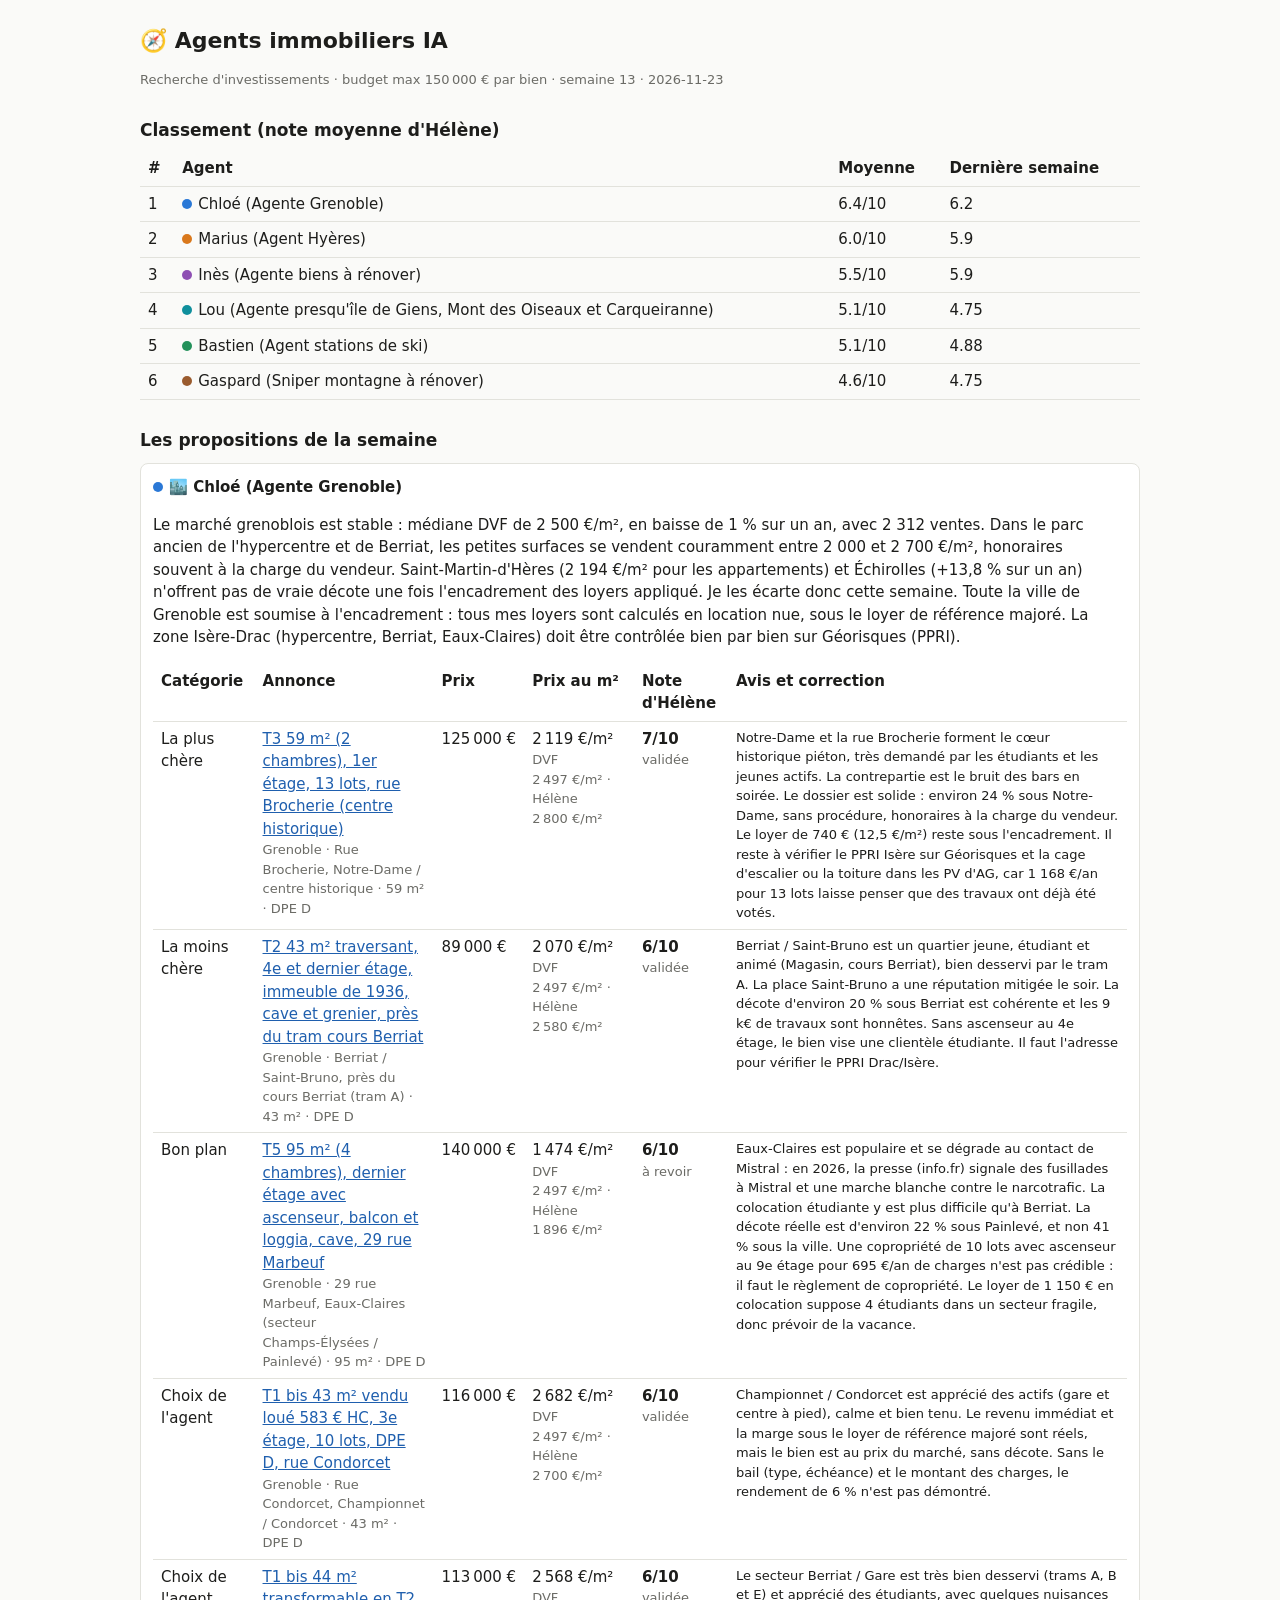
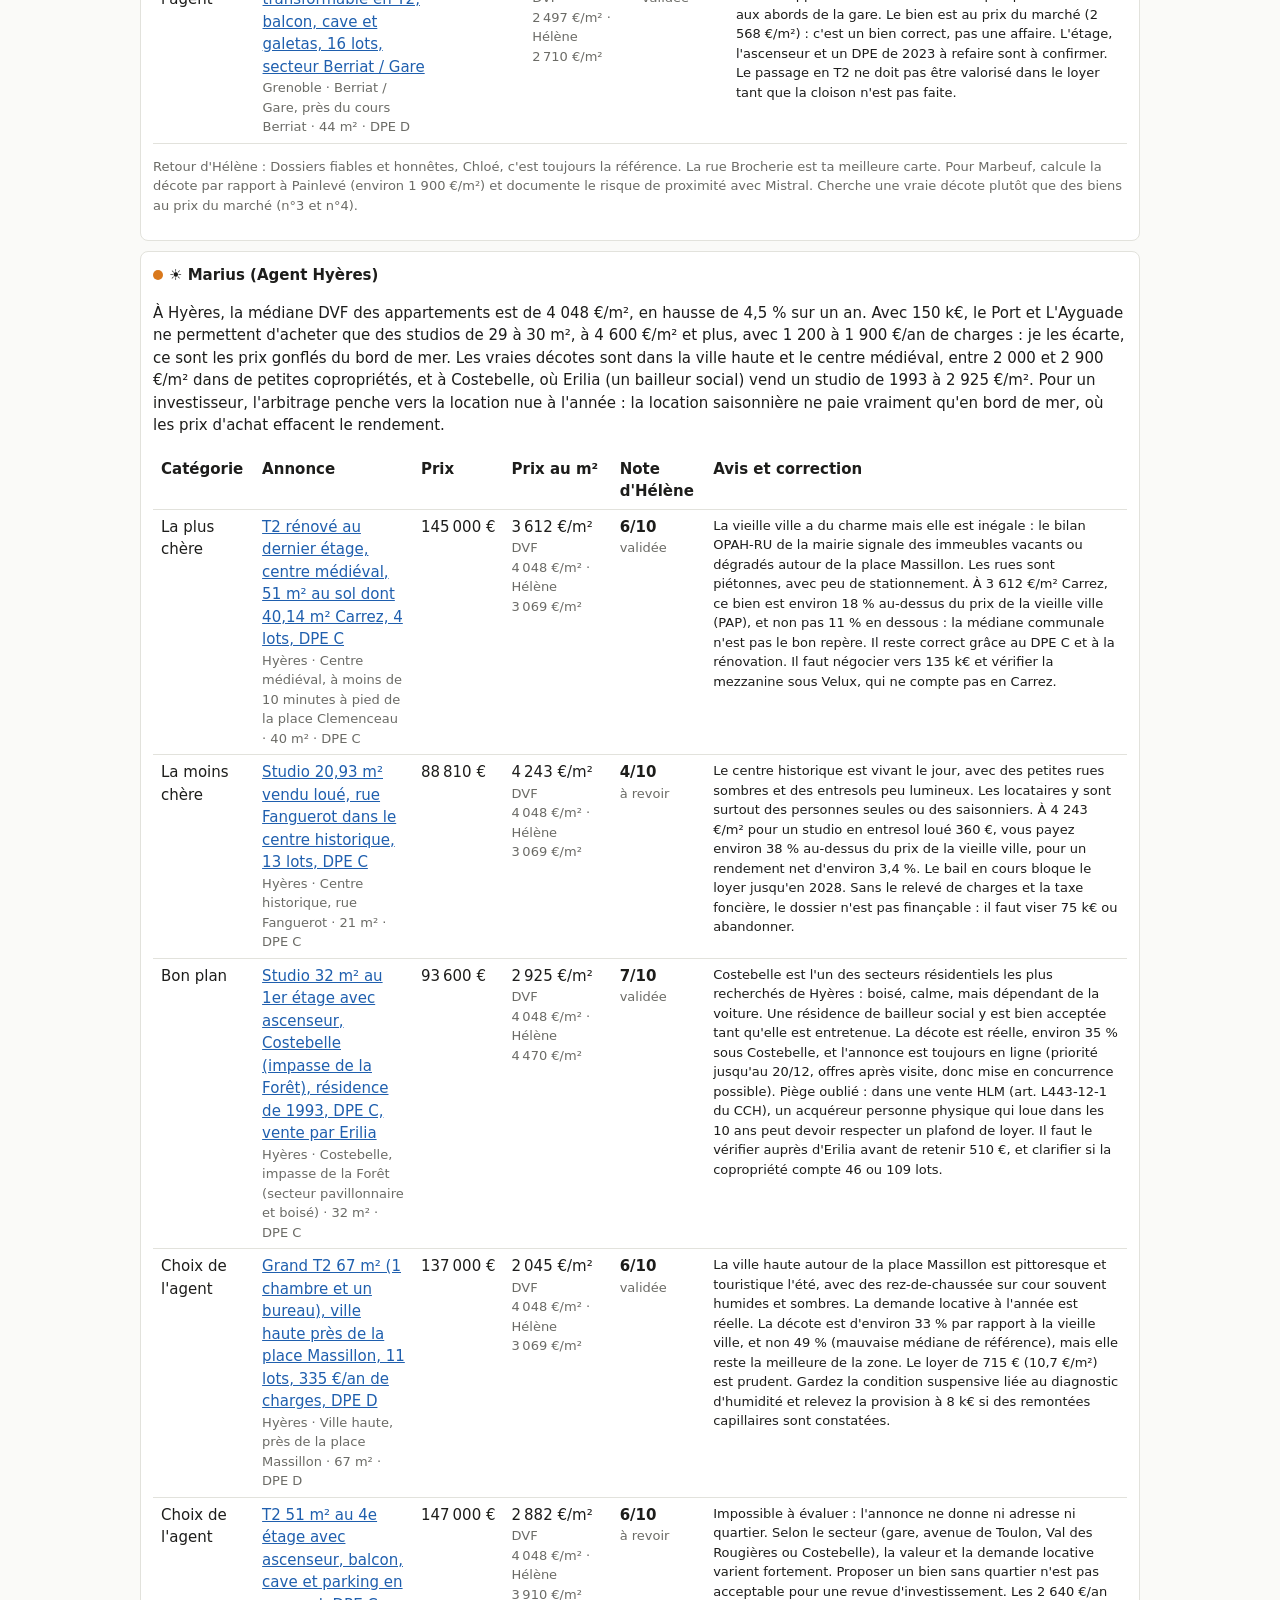
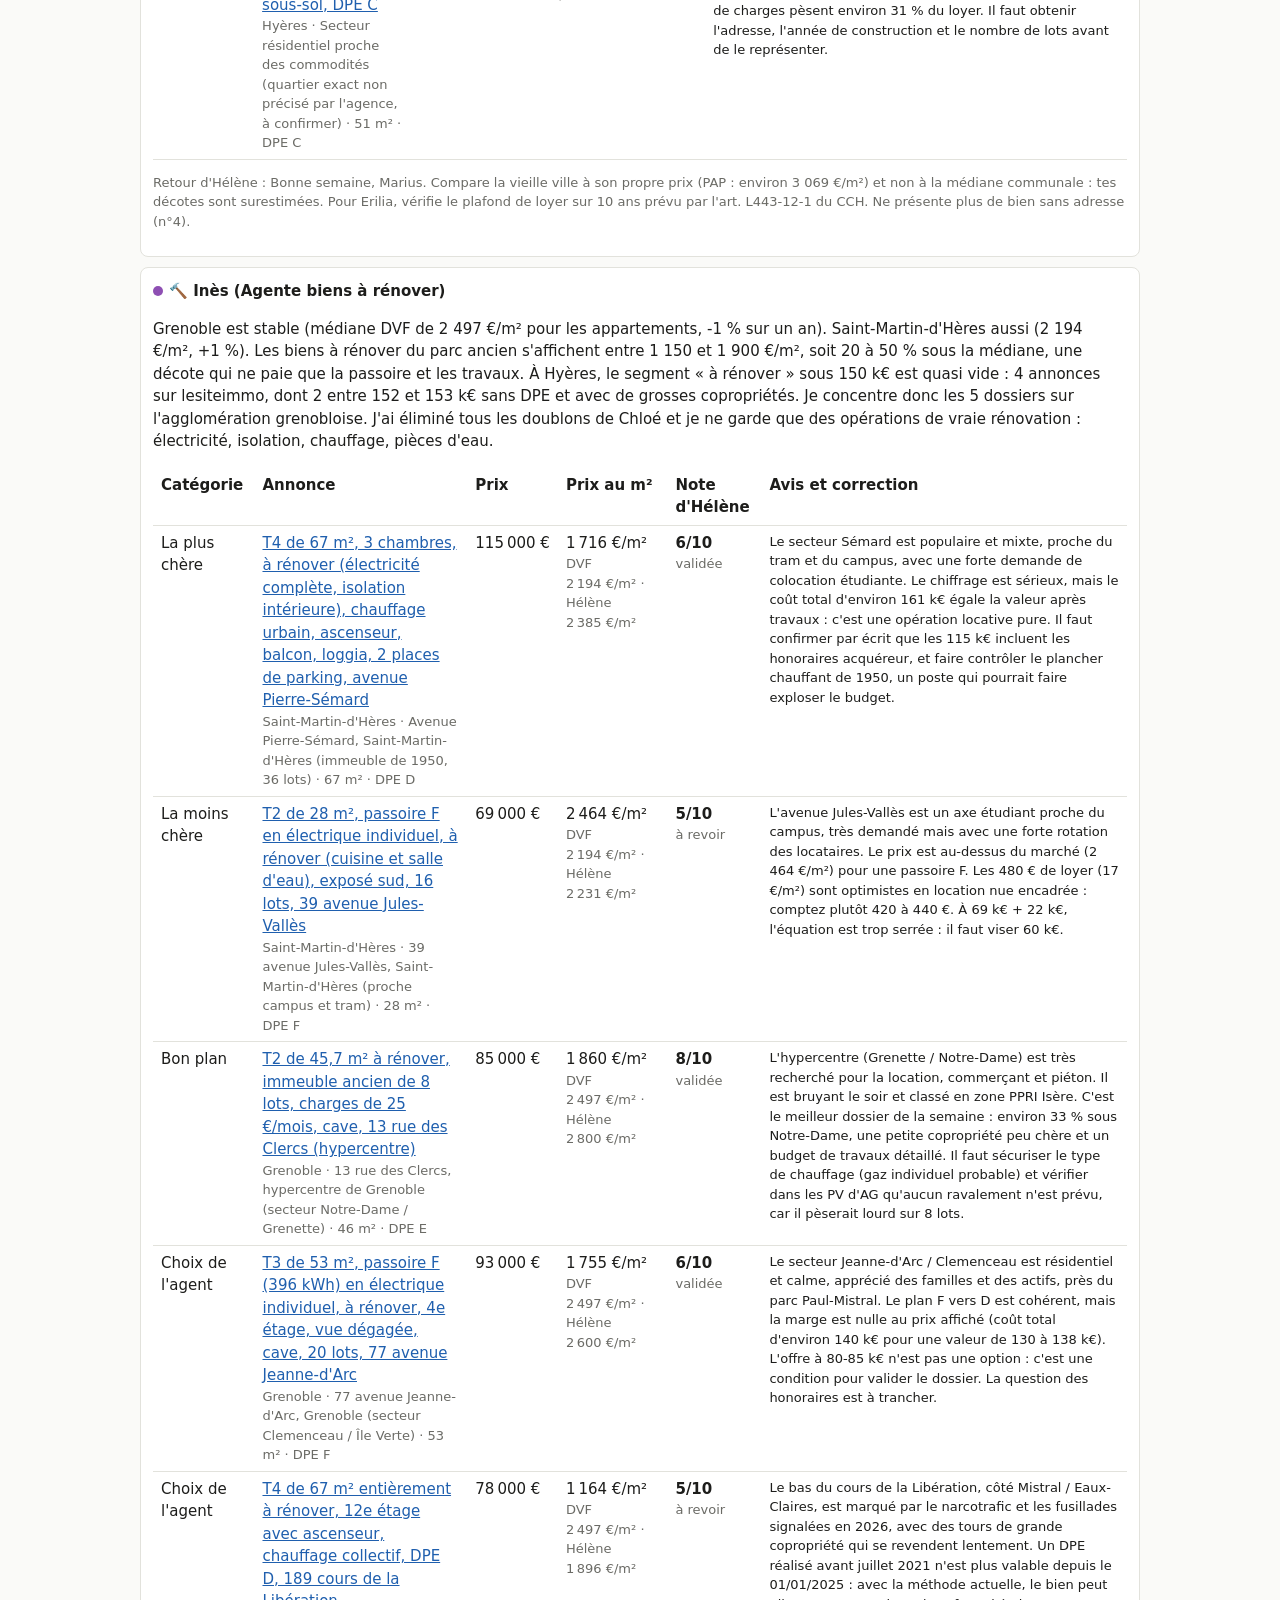
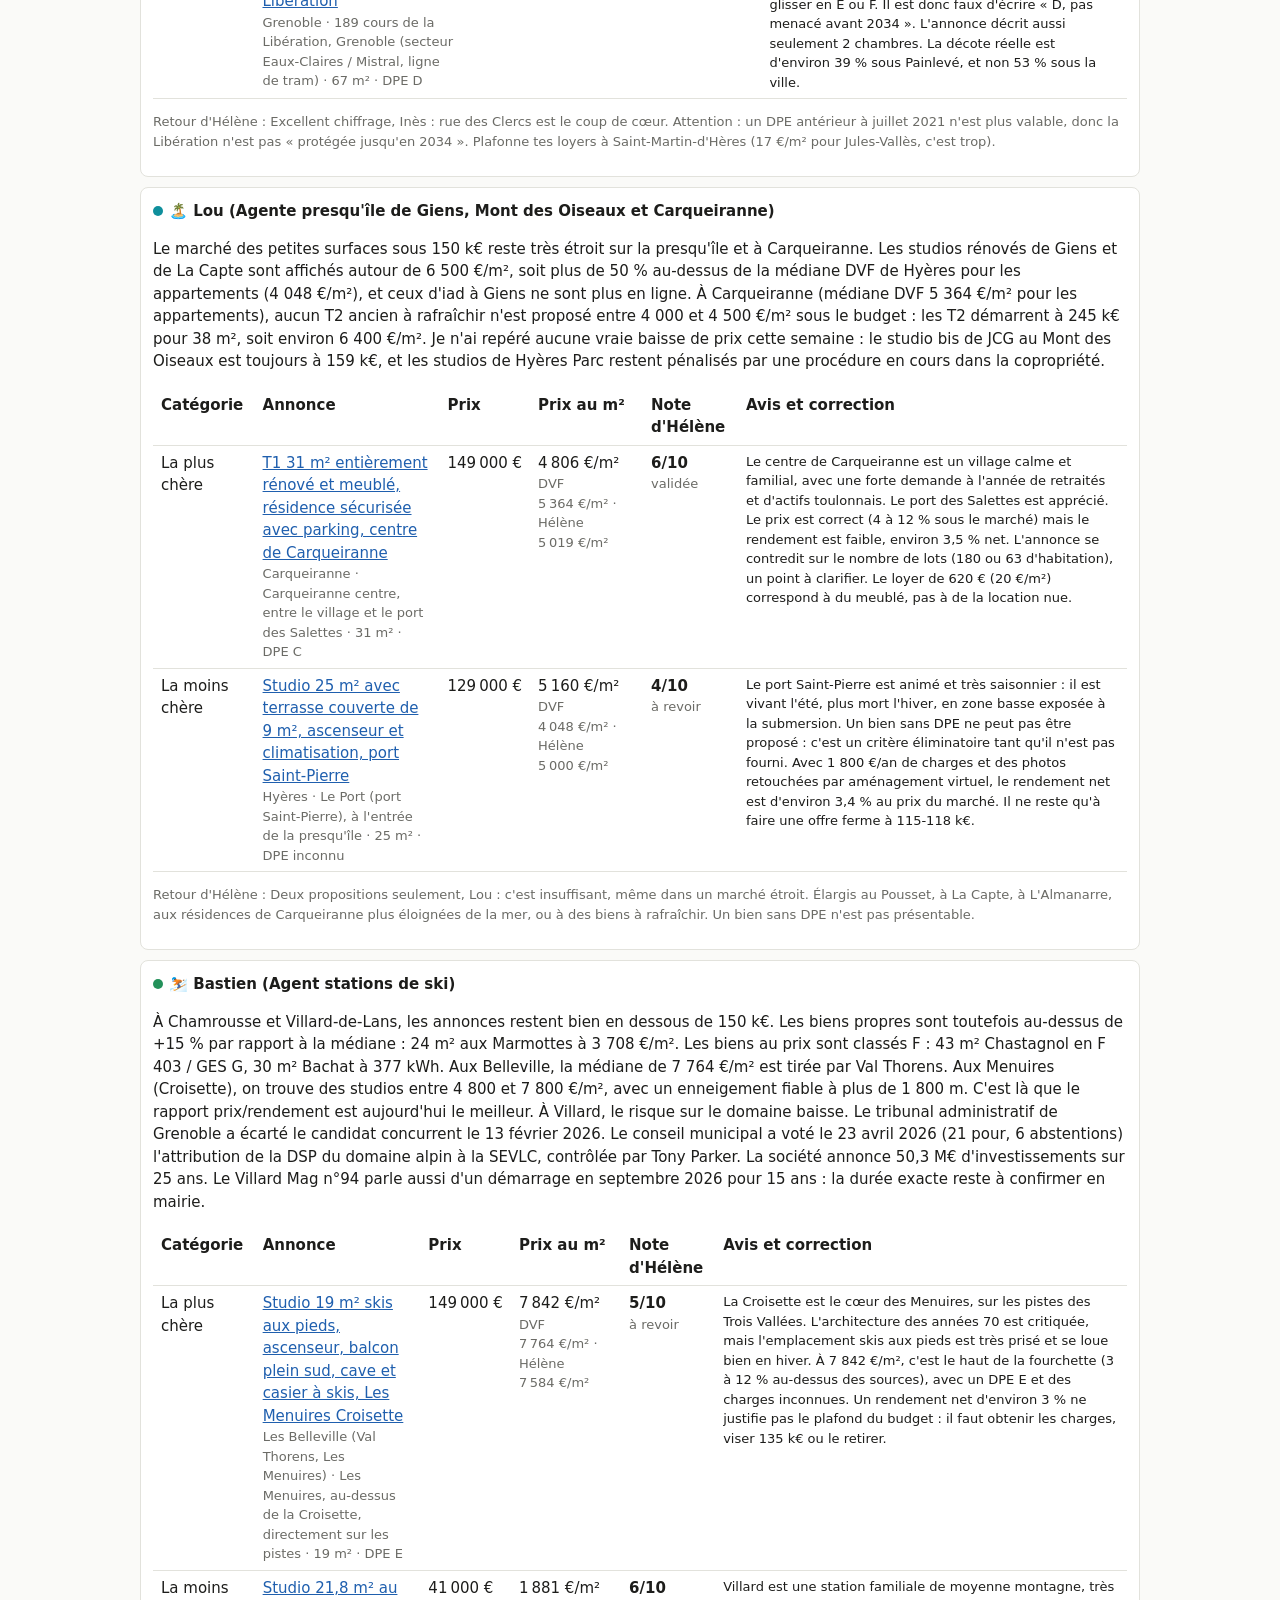
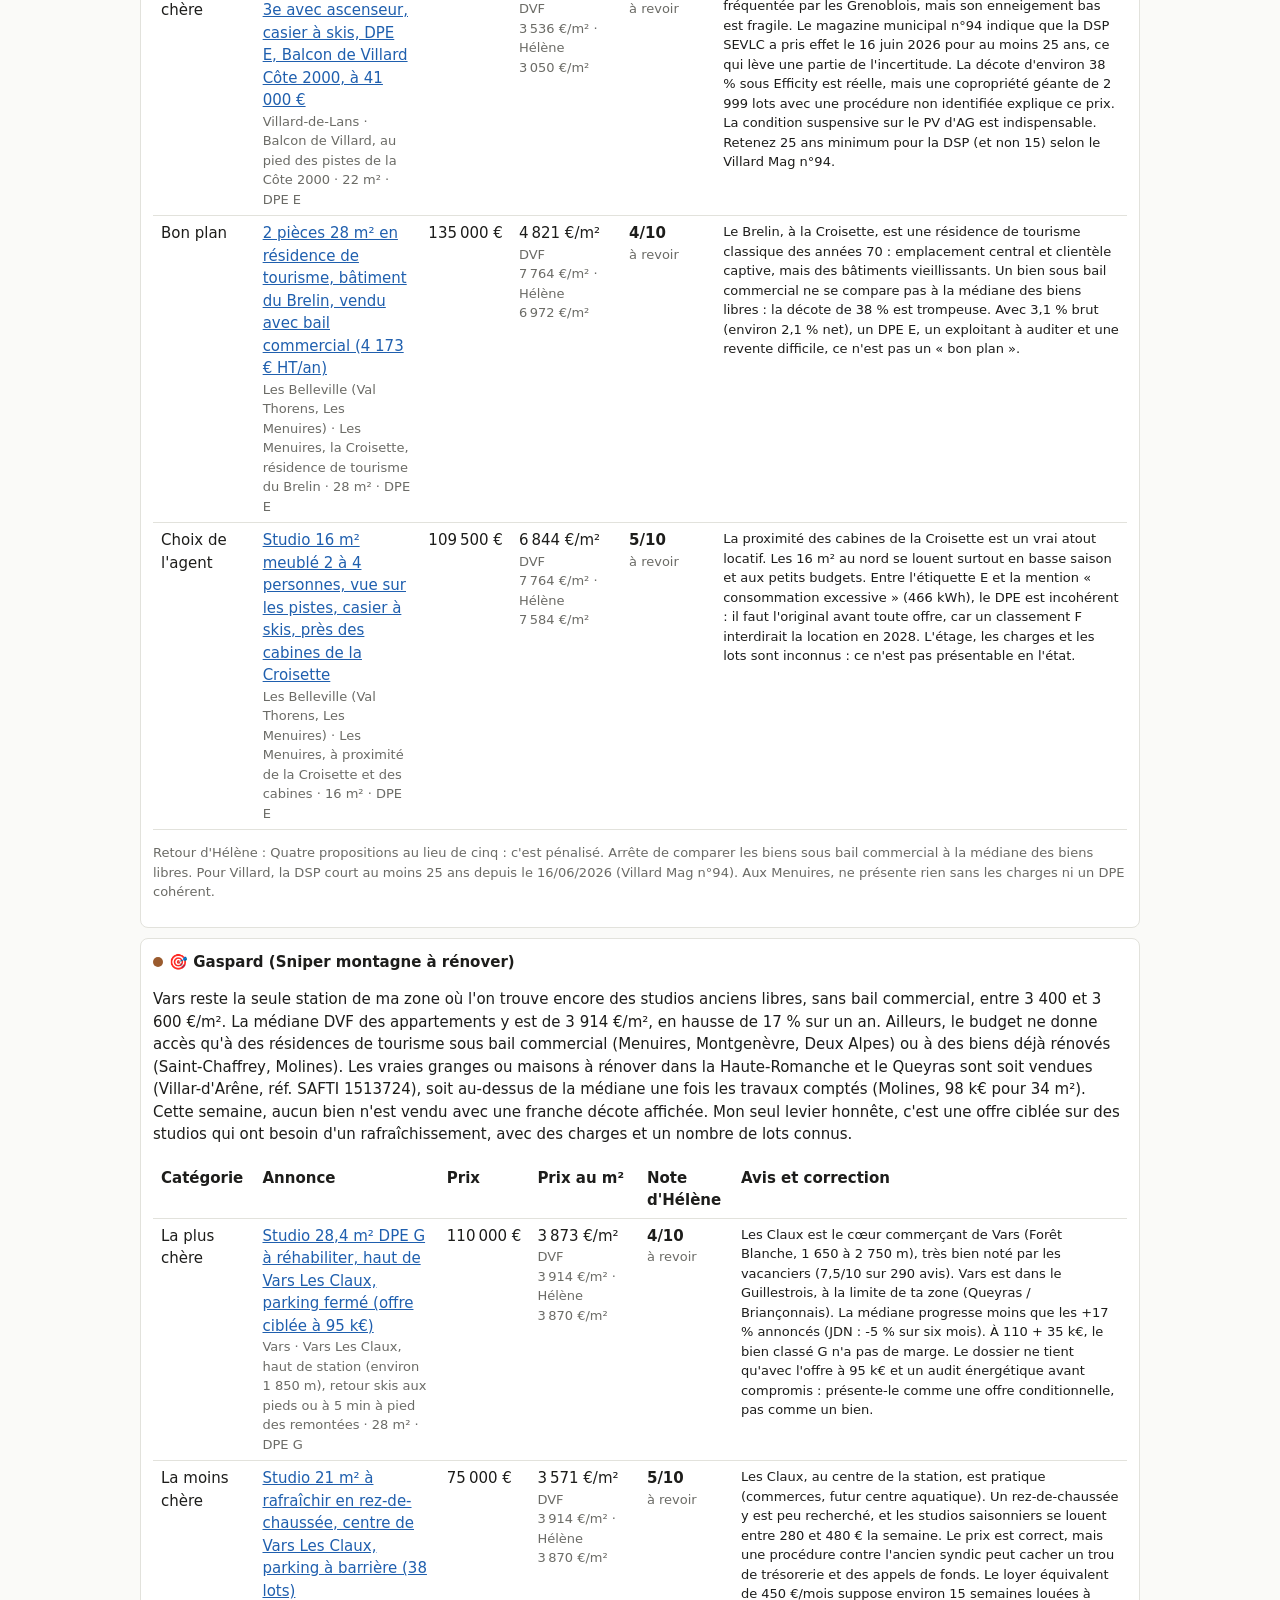
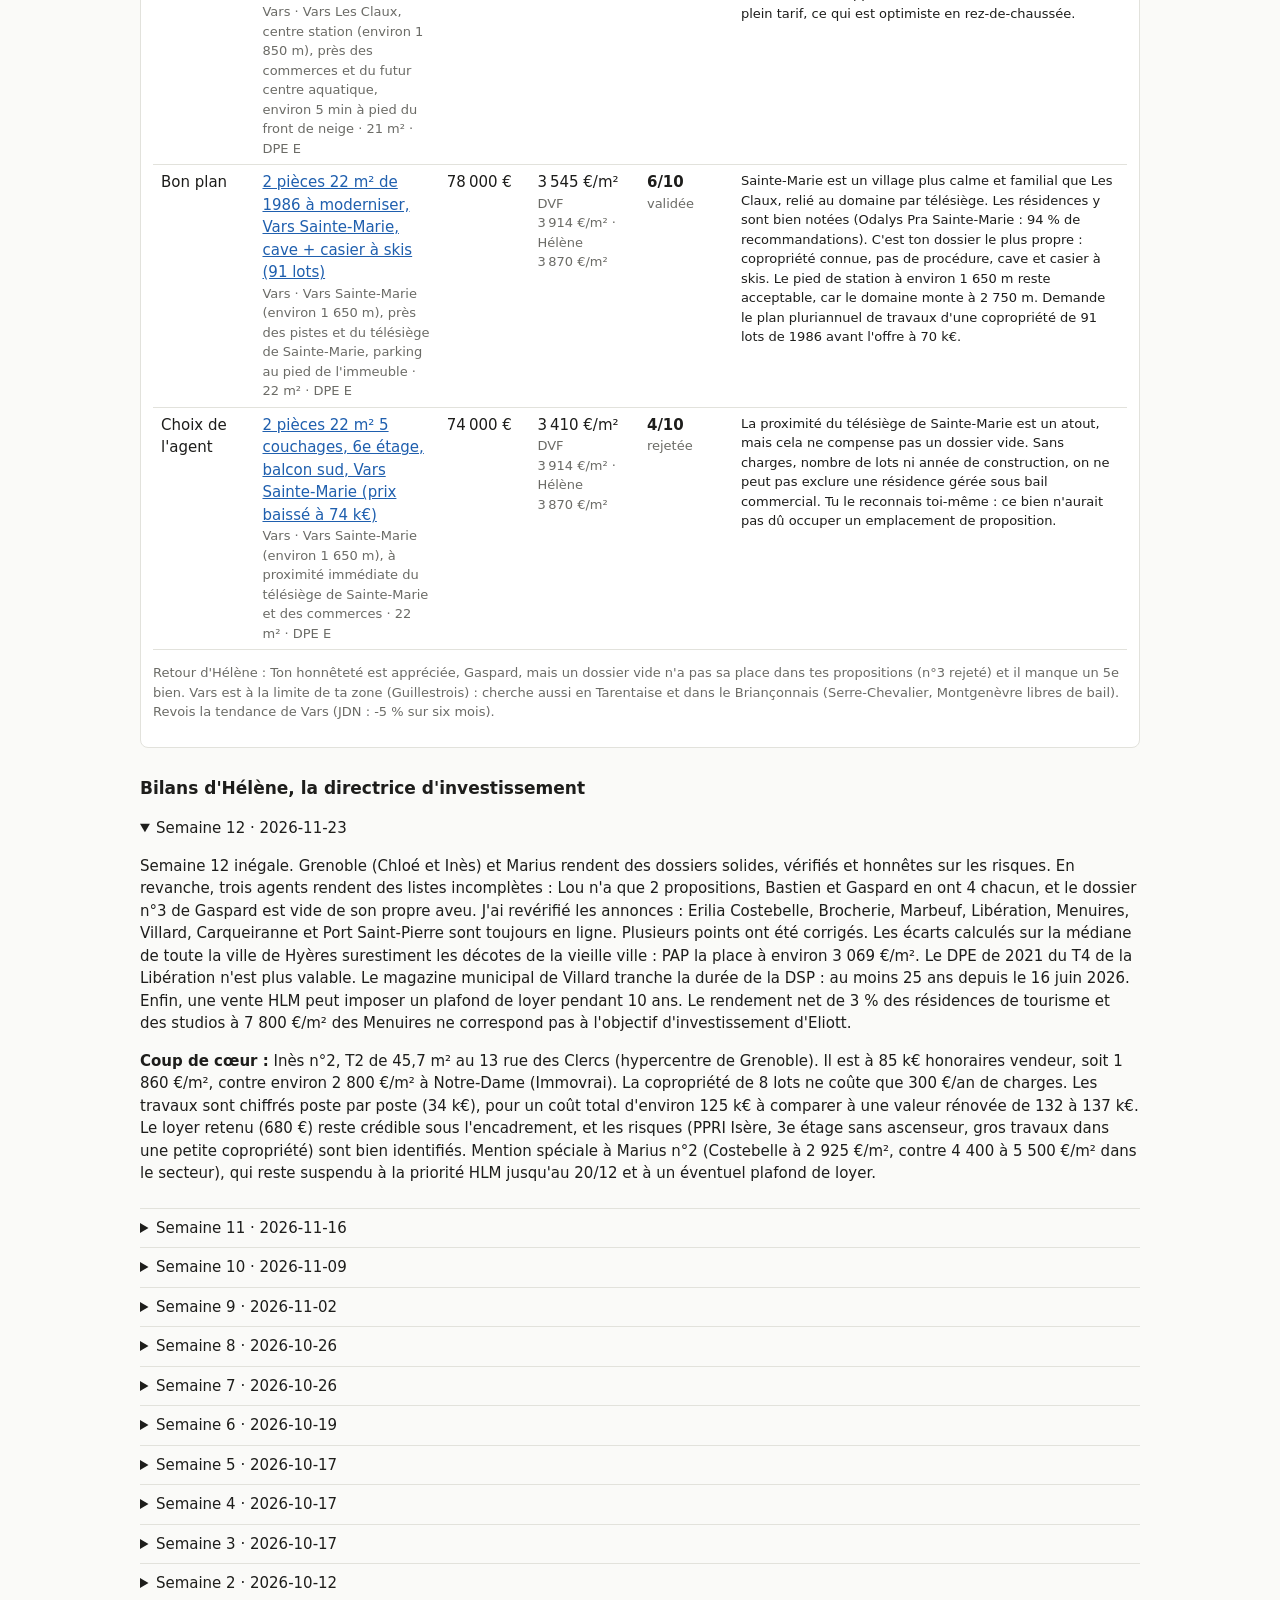
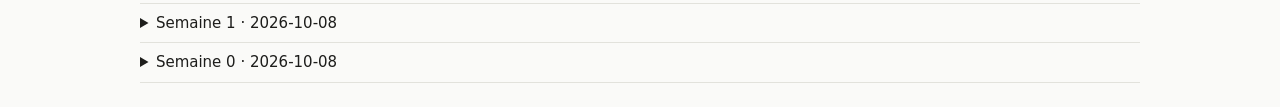
<file: runs/live/rapport.html>
<!doctype html><html lang=fr><head><meta charset=utf-8>
<meta name=viewport content="width=device-width,initial-scale=1"><title>Agents immobiliers</title>
<style>
:root{--bg:#fafaf8;--fg:#1d1d1b;--muted:#6b6b66;--line:#e2e2dc;--card:#fff;--link:#1f5fae;--warn:#b5521b}
@media (prefers-color-scheme:dark){:root{--bg:#161615;--fg:#ececea;--muted:#9a9a94;--line:#2e2e2b;--card:#1f1f1d;--link:#7fb0ef;--warn:#f0955c}}
body{background:var(--bg);color:var(--fg);font:15px/1.5 system-ui,sans-serif;margin:0;padding:24px 16px}
main{max-width:1000px;margin:auto} h1{font-size:22px;margin:0 0 4px} h2{font-size:17px;margin:28px 0 8px}
h3{font-size:15px;margin:0 0 4px} .muted{color:var(--muted);font-size:13px} .small{font-size:13px} a{color:var(--link)} .warn{color:var(--warn);font-size:13px}
table{width:100%;border-collapse:collapse;font-variant-numeric:tabular-nums} td,th{padding:6px 8px;border-bottom:1px solid var(--line);text-align:left;vertical-align:top}
.dot{display:inline-block;width:10px;height:10px;border-radius:50%;margin-right:6px}
.card{background:var(--card);border:1px solid var(--line);border-radius:8px;padding:12px;margin:10px 0}
details{border-bottom:1px solid var(--line);padding:8px 0} .wrap{overflow-x:auto} button{font:inherit;padding:6px 12px}
</style></head><body><main>
<h1>🧭 Agents immobiliers IA</h1><p class=muted>Recherche d'investissements · budget max 150 000 € par bien · semaine 13 · 2026-11-23</p>

<h2>Classement (note moyenne d'Hélène)</h2><div class=wrap><table><tr><th>#</th><th>Agent</th><th>Moyenne</th><th>Dernière semaine</th></tr><tr><td>1</td><td><span class=dot style='background:#2a78d6'></span>Chloé (Agente Grenoble)</td><td>6.4/10</td><td>6.2</td></tr><tr><td>2</td><td><span class=dot style='background:#d9781c'></span>Marius (Agent Hyères)</td><td>6.0/10</td><td>5.9</td></tr><tr><td>3</td><td><span class=dot style='background:#8e4fb3'></span>Inès (Agente biens à rénover)</td><td>5.5/10</td><td>5.9</td></tr><tr><td>4</td><td><span class=dot style='background:#0f8f9c'></span>Lou (Agente presqu&#x27;île de Giens, Mont des Oiseaux et Carqueiranne)</td><td>5.1/10</td><td>4.75</td></tr><tr><td>5</td><td><span class=dot style='background:#23915a'></span>Bastien (Agent stations de ski)</td><td>5.1/10</td><td>4.88</td></tr><tr><td>6</td><td><span class=dot style='background:#9a5b2e'></span>Gaspard (Sniper montagne à rénover)</td><td>4.6/10</td><td>4.75</td></tr></table></div>
<h2>Les propositions de la semaine</h2><div class=card><h3><span class=dot style='background:#2a78d6'></span>🏙️ Chloé (Agente Grenoble)</h3><p>Le marché grenoblois est stable : médiane DVF de 2 500 €/m², en baisse de 1 % sur un an, avec 2 312 ventes. Dans le parc ancien de l&#x27;hypercentre et de Berriat, les petites surfaces se vendent couramment entre 2 000 et 2 700 €/m², honoraires souvent à la charge du vendeur. Saint-Martin-d&#x27;Hères (2 194 €/m² pour les appartements) et Échirolles (+13,8 % sur un an) n&#x27;offrent pas de vraie décote une fois l&#x27;encadrement des loyers appliqué. Je les écarte donc cette semaine. Toute la ville de Grenoble est soumise à l&#x27;encadrement : tous mes loyers sont calculés en location nue, sous le loyer de référence majoré. La zone Isère-Drac (hypercentre, Berriat, Eaux-Claires) doit être contrôlée bien par bien sur Géorisques (PPRI).</p><div class=wrap><table><tr><th>Catégorie</th><th>Annonce</th><th>Prix</th><th>Prix au m²</th><th>Note d'Hélène</th><th>Avis et correction</th></tr><tr><td>La plus chère</td><td><a href="https://www.lesiteimmo.com/acheter/appartement-3pieces/grenoble-38000/34175566" target="_blank" rel="noopener">T3 59 m² (2 chambres), 1er étage, 13 lots, rue Brocherie (centre historique)</a><div class=muted>Grenoble · Rue Brocherie, Notre-Dame / centre historique · 59 m² · DPE D</div></td><td>125 000 €</td><td>2 119 €/m²<div class=muted>DVF 2 497 €/m² · Hélène 2 800 €/m²</div></td><td><b>7/10</b><div class=muted>validée</div></td><td class=small>Notre-Dame et la rue Brocherie forment le cœur historique piéton, très demandé par les étudiants et les jeunes actifs. La contrepartie est le bruit des bars en soirée. Le dossier est solide : environ 24 % sous Notre-Dame, sans procédure, honoraires à la charge du vendeur. Le loyer de 740 € (12,5 €/m²) reste sous l&#x27;encadrement. Il reste à vérifier le PPRI Isère sur Géorisques et la cage d&#x27;escalier ou la toiture dans les PV d&#x27;AG, car 1 168 €/an pour 13 lots laisse penser que des travaux ont déjà été votés.</td></tr><tr><td>La moins chère</td><td><a href="https://www.lesiteimmo.com/acheter/appartement-3pieces/grenoble-38000/34193979" target="_blank" rel="noopener">T2 43 m² traversant, 4e et dernier étage, immeuble de 1936, cave et grenier, près du tram cours Berriat</a><div class=muted>Grenoble · Berriat / Saint-Bruno, près du cours Berriat (tram A) · 43 m² · DPE D</div></td><td>89 000 €</td><td>2 070 €/m²<div class=muted>DVF 2 497 €/m² · Hélène 2 580 €/m²</div></td><td><b>6/10</b><div class=muted>validée</div></td><td class=small>Berriat / Saint-Bruno est un quartier jeune, étudiant et animé (Magasin, cours Berriat), bien desservi par le tram A. La place Saint-Bruno a une réputation mitigée le soir. La décote d&#x27;environ 20 % sous Berriat est cohérente et les 9 k€ de travaux sont honnêtes. Sans ascenseur au 4e étage, le bien vise une clientèle étudiante. Il faut l&#x27;adresse pour vérifier le PPRI Drac/Isère.</td></tr><tr><td>Bon plan</td><td><a href="https://www.lesiteimmo.com/acheter/appartement-2pieces/grenoble-38000/34060507" target="_blank" rel="noopener">T5 95 m² (4 chambres), dernier étage avec ascenseur, balcon et loggia, cave, 29 rue Marbeuf</a><div class=muted>Grenoble · 29 rue Marbeuf, Eaux-Claires (secteur Champs-Élysées / Painlevé) · 95 m² · DPE D</div></td><td>140 000 €</td><td>1 474 €/m²<div class=muted>DVF 2 497 €/m² · Hélène 1 896 €/m²</div></td><td><b>6/10</b><div class=muted>à revoir</div></td><td class=small>Eaux-Claires est populaire et se dégrade au contact de Mistral : en 2026, la presse (info.fr) signale des fusillades à Mistral et une marche blanche contre le narcotrafic. La colocation étudiante y est plus difficile qu&#x27;à Berriat. La décote réelle est d&#x27;environ 22 % sous Painlevé, et non 41 % sous la ville. Une copropriété de 10 lots avec ascenseur au 9e étage pour 695 €/an de charges n&#x27;est pas crédible : il faut le règlement de copropriété. Le loyer de 1 150 € en colocation suppose 4 étudiants dans un secteur fragile, donc prévoir de la vacance.</td></tr><tr><td>Choix de l'agent</td><td><a href="https://www.lesiteimmo.com/acheter/appartement-2pieces/grenoble-38000/34071506" target="_blank" rel="noopener">T1 bis 43 m² vendu loué 583 € HC, 3e étage, 10 lots, DPE D, rue Condorcet</a><div class=muted>Grenoble · Rue Condorcet, Championnet / Condorcet · 43 m² · DPE D</div></td><td>116 000 €</td><td>2 682 €/m²<div class=muted>DVF 2 497 €/m² · Hélène 2 700 €/m²</div></td><td><b>6/10</b><div class=muted>validée</div></td><td class=small>Championnet / Condorcet est apprécié des actifs (gare et centre à pied), calme et bien tenu. Le revenu immédiat et la marge sous le loyer de référence majoré sont réels, mais le bien est au prix du marché, sans décote. Sans le bail (type, échéance) et le montant des charges, le rendement de 6 % n&#x27;est pas démontré.</td></tr><tr><td>Choix de l'agent</td><td><a href="https://www.lesiteimmo.com/acheter/appartement-2pieces/grenoble-38000/34078505" target="_blank" rel="noopener">T1 bis 44 m² transformable en T2, balcon, cave et galetas, 16 lots, secteur Berriat / Gare</a><div class=muted>Grenoble · Berriat / Gare, près du cours Berriat · 44 m² · DPE D</div></td><td>113 000 €</td><td>2 568 €/m²<div class=muted>DVF 2 497 €/m² · Hélène 2 710 €/m²</div></td><td><b>6/10</b><div class=muted>validée</div></td><td class=small>Le secteur Berriat / Gare est très bien desservi (trams A, B et E) et apprécié des étudiants, avec quelques nuisances aux abords de la gare. Le bien est au prix du marché (2 568 €/m²) : c&#x27;est un bien correct, pas une affaire. L&#x27;étage, l&#x27;ascenseur et un DPE de 2023 à refaire sont à confirmer. Le passage en T2 ne doit pas être valorisé dans le loyer tant que la cloison n&#x27;est pas faite.</td></tr></table></div><p class=muted>Retour d'Hélène : Dossiers fiables et honnêtes, Chloé, c&#x27;est toujours la référence. La rue Brocherie est ta meilleure carte. Pour Marbeuf, calcule la décote par rapport à Painlevé (environ 1 900 €/m²) et documente le risque de proximité avec Mistral. Cherche une vraie décote plutôt que des biens au prix du marché (n°3 et n°4).</p></div><div class=card><h3><span class=dot style='background:#d9781c'></span>☀️ Marius (Agent Hyères)</h3><p>À Hyères, la médiane DVF des appartements est de 4 048 €/m², en hausse de 4,5 % sur un an. Avec 150 k€, le Port et L&#x27;Ayguade ne permettent d&#x27;acheter que des studios de 29 à 30 m², à 4 600 €/m² et plus, avec 1 200 à 1 900 €/an de charges : je les écarte, ce sont les prix gonflés du bord de mer. Les vraies décotes sont dans la ville haute et le centre médiéval, entre 2 000 et 2 900 €/m² dans de petites copropriétés, et à Costebelle, où Erilia (un bailleur social) vend un studio de 1993 à 2 925 €/m². Pour un investisseur, l&#x27;arbitrage penche vers la location nue à l&#x27;année : la location saisonnière ne paie vraiment qu&#x27;en bord de mer, où les prix d&#x27;achat effacent le rendement.</p><div class=wrap><table><tr><th>Catégorie</th><th>Annonce</th><th>Prix</th><th>Prix au m²</th><th>Note d'Hélène</th><th>Avis et correction</th></tr><tr><td>La plus chère</td><td><a href="https://www.fnaim.fr/annonce-immobiliere/52981031/17-acheter-appartement-hyeres-83400.htm" target="_blank" rel="noopener">T2 rénové au dernier étage, centre médiéval, 51 m² au sol dont 40,14 m² Carrez, 4 lots, DPE C</a><div class=muted>Hyères · Centre médiéval, à moins de 10 minutes à pied de la place Clemenceau · 40 m² · DPE C</div></td><td>145 000 €</td><td>3 612 €/m²<div class=muted>DVF 4 048 €/m² · Hélène 3 069 €/m²</div></td><td><b>6/10</b><div class=muted>validée</div></td><td class=small>La vieille ville a du charme mais elle est inégale : le bilan OPAH-RU de la mairie signale des immeubles vacants ou dégradés autour de la place Massillon. Les rues sont piétonnes, avec peu de stationnement. À 3 612 €/m² Carrez, ce bien est environ 18 % au-dessus du prix de la vieille ville (PAP), et non pas 11 % en dessous : la médiane communale n&#x27;est pas le bon repère. Il reste correct grâce au DPE C et à la rénovation. Il faut négocier vers 135 k€ et vérifier la mezzanine sous Velux, qui ne compte pas en Carrez.</td></tr><tr><td>La moins chère</td><td><a href="https://www.fnaim.fr/annonce-immobiliere/53099178/17-acheter-appartement-hyeres-83400.htm" target="_blank" rel="noopener">Studio 20,93 m² vendu loué, rue Fanguerot dans le centre historique, 13 lots, DPE C</a><div class=muted>Hyères · Centre historique, rue Fanguerot · 21 m² · DPE C</div></td><td>88 810 €</td><td>4 243 €/m²<div class=muted>DVF 4 048 €/m² · Hélène 3 069 €/m²</div></td><td><b>4/10</b><div class=muted>à revoir</div></td><td class=small>Le centre historique est vivant le jour, avec des petites rues sombres et des entresols peu lumineux. Les locataires y sont surtout des personnes seules ou des saisonniers. À 4 243 €/m² pour un studio en entresol loué 360 €, vous payez environ 38 % au-dessus du prix de la vieille ville, pour un rendement net d&#x27;environ 3,4 %. Le bail en cours bloque le loyer jusqu&#x27;en 2028. Sans le relevé de charges et la taxe foncière, le dossier n&#x27;est pas finançable : il faut viser 75 k€ ou abandonner.</td></tr><tr><td>Bon plan</td><td><a href="https://www.fnaim.fr/annonce-immobiliere/53254123/17-acheter-appartement-hyeres-83400.htm" target="_blank" rel="noopener">Studio 32 m² au 1er étage avec ascenseur, Costebelle (impasse de la Forêt), résidence de 1993, DPE C, vente par Erilia</a><div class=muted>Hyères · Costebelle, impasse de la Forêt (secteur pavillonnaire et boisé) · 32 m² · DPE C</div></td><td>93 600 €</td><td>2 925 €/m²<div class=muted>DVF 4 048 €/m² · Hélène 4 470 €/m²</div></td><td><b>7/10</b><div class=muted>validée</div></td><td class=small>Costebelle est l&#x27;un des secteurs résidentiels les plus recherchés de Hyères : boisé, calme, mais dépendant de la voiture. Une résidence de bailleur social y est bien acceptée tant qu&#x27;elle est entretenue. La décote est réelle, environ 35 % sous Costebelle, et l&#x27;annonce est toujours en ligne (priorité jusqu&#x27;au 20/12, offres après visite, donc mise en concurrence possible). Piège oublié : dans une vente HLM (art. L443-12-1 du CCH), un acquéreur personne physique qui loue dans les 10 ans peut devoir respecter un plafond de loyer. Il faut le vérifier auprès d&#x27;Erilia avant de retenir 510 €, et clarifier si la copropriété compte 46 ou 109 lots.</td></tr><tr><td>Choix de l'agent</td><td><a href="https://www.fnaim.fr/annonce-immobiliere/53162901/17-acheter-appartement-hyeres-83400.htm" target="_blank" rel="noopener">Grand T2 67 m² (1 chambre et un bureau), ville haute près de la place Massillon, 11 lots, 335 €/an de charges, DPE D</a><div class=muted>Hyères · Ville haute, près de la place Massillon · 67 m² · DPE D</div></td><td>137 000 €</td><td>2 045 €/m²<div class=muted>DVF 4 048 €/m² · Hélène 3 069 €/m²</div></td><td><b>6/10</b><div class=muted>validée</div></td><td class=small>La ville haute autour de la place Massillon est pittoresque et touristique l&#x27;été, avec des rez-de-chaussée sur cour souvent humides et sombres. La demande locative à l&#x27;année est réelle. La décote est d&#x27;environ 33 % par rapport à la vieille ville, et non 49 % (mauvaise médiane de référence), mais elle reste la meilleure de la zone. Le loyer de 715 € (10,7 €/m²) est prudent. Gardez la condition suspensive liée au diagnostic d&#x27;humidité et relevez la provision à 8 k€ si des remontées capillaires sont constatées.</td></tr><tr><td>Choix de l'agent</td><td><a href="https://www.fnaim.fr/annonce-immobiliere/52929606/17-acheter-appartement-hyeres-83400.htm" target="_blank" rel="noopener">T2 51 m² au 4e étage avec ascenseur, balcon, cave et parking en sous-sol, DPE C</a><div class=muted>Hyères · Secteur résidentiel proche des commodités (quartier exact non précisé par l&#x27;agence, à confirmer) · 51 m² · DPE C</div></td><td>147 000 €</td><td>2 882 €/m²<div class=muted>DVF 4 048 €/m² · Hélène 3 910 €/m²</div></td><td><b>6/10</b><div class=muted>à revoir</div></td><td class=small>Impossible à évaluer : l&#x27;annonce ne donne ni adresse ni quartier. Selon le secteur (gare, avenue de Toulon, Val des Rougières ou Costebelle), la valeur et la demande locative varient fortement. Proposer un bien sans quartier n&#x27;est pas acceptable pour une revue d&#x27;investissement. Les 2 640 €/an de charges pèsent environ 31 % du loyer. Il faut obtenir l&#x27;adresse, l&#x27;année de construction et le nombre de lots avant de le représenter.</td></tr></table></div><p class=muted>Retour d'Hélène : Bonne semaine, Marius. Compare la vieille ville à son propre prix (PAP : environ 3 069 €/m²) et non à la médiane communale : tes décotes sont surestimées. Pour Erilia, vérifie le plafond de loyer sur 10 ans prévu par l&#x27;art. L443-12-1 du CCH. Ne présente plus de bien sans adresse (n°4).</p></div><div class=card><h3><span class=dot style='background:#8e4fb3'></span>🔨 Inès (Agente biens à rénover)</h3><p>Grenoble est stable (médiane DVF de 2 497 €/m² pour les appartements, -1 % sur un an). Saint-Martin-d&#x27;Hères aussi (2 194 €/m², +1 %). Les biens à rénover du parc ancien s&#x27;affichent entre 1 150 et 1 900 €/m², soit 20 à 50 % sous la médiane, une décote qui ne paie que la passoire et les travaux. À Hyères, le segment « à rénover » sous 150 k€ est quasi vide : 4 annonces sur lesiteimmo, dont 2 entre 152 et 153 k€ sans DPE et avec de grosses copropriétés. Je concentre donc les 5 dossiers sur l&#x27;agglomération grenobloise. J&#x27;ai éliminé tous les doublons de Chloé et je ne garde que des opérations de vraie rénovation : électricité, isolation, chauffage, pièces d&#x27;eau.</p><div class=wrap><table><tr><th>Catégorie</th><th>Annonce</th><th>Prix</th><th>Prix au m²</th><th>Note d'Hélène</th><th>Avis et correction</th></tr><tr><td>La plus chère</td><td><a href="https://www.lesiteimmo.com/acheter/appartement-4pieces/saint-martin-d-heres-38400/34074346" target="_blank" rel="noopener">T4 de 67 m², 3 chambres, à rénover (électricité complète, isolation intérieure), chauffage urbain, ascenseur, balcon, loggia, 2 places de parking, avenue Pierre-Sémard</a><div class=muted>Saint-Martin-d&#x27;Hères · Avenue Pierre-Sémard, Saint-Martin-d&#x27;Hères (immeuble de 1950, 36 lots) · 67 m² · DPE D</div></td><td>115 000 €</td><td>1 716 €/m²<div class=muted>DVF 2 194 €/m² · Hélène 2 385 €/m²</div></td><td><b>6/10</b><div class=muted>validée</div></td><td class=small>Le secteur Sémard est populaire et mixte, proche du tram et du campus, avec une forte demande de colocation étudiante. Le chiffrage est sérieux, mais le coût total d&#x27;environ 161 k€ égale la valeur après travaux : c&#x27;est une opération locative pure. Il faut confirmer par écrit que les 115 k€ incluent les honoraires acquéreur, et faire contrôler le plancher chauffant de 1950, un poste qui pourrait faire exploser le budget.</td></tr><tr><td>La moins chère</td><td><a href="https://www.lesiteimmo.com/acheter/appartement-2pieces/saint-martin-d-heres-38400/33686382" target="_blank" rel="noopener">T2 de 28 m², passoire F en électrique individuel, à rénover (cuisine et salle d&#x27;eau), exposé sud, 16 lots, 39 avenue Jules-Vallès</a><div class=muted>Saint-Martin-d&#x27;Hères · 39 avenue Jules-Vallès, Saint-Martin-d&#x27;Hères (proche campus et tram) · 28 m² · DPE F</div></td><td>69 000 €</td><td>2 464 €/m²<div class=muted>DVF 2 194 €/m² · Hélène 2 231 €/m²</div></td><td><b>5/10</b><div class=muted>à revoir</div></td><td class=small>L&#x27;avenue Jules-Vallès est un axe étudiant proche du campus, très demandé mais avec une forte rotation des locataires. Le prix est au-dessus du marché (2 464 €/m²) pour une passoire F. Les 480 € de loyer (17 €/m²) sont optimistes en location nue encadrée : comptez plutôt 420 à 440 €. À 69 k€ + 22 k€, l&#x27;équation est trop serrée : il faut viser 60 k€.</td></tr><tr><td>Bon plan</td><td><a href="https://www.lesiteimmo.com/acheter/appartement-2pieces/grenoble-38000/33629411" target="_blank" rel="noopener">T2 de 45,7 m² à rénover, immeuble ancien de 8 lots, charges de 25 €/mois, cave, 13 rue des Clercs (hypercentre)</a><div class=muted>Grenoble · 13 rue des Clercs, hypercentre de Grenoble (secteur Notre-Dame / Grenette) · 46 m² · DPE E</div></td><td>85 000 €</td><td>1 860 €/m²<div class=muted>DVF 2 497 €/m² · Hélène 2 800 €/m²</div></td><td><b>8/10</b><div class=muted>validée</div></td><td class=small>L&#x27;hypercentre (Grenette / Notre-Dame) est très recherché pour la location, commerçant et piéton. Il est bruyant le soir et classé en zone PPRI Isère. C&#x27;est le meilleur dossier de la semaine : environ 33 % sous Notre-Dame, une petite copropriété peu chère et un budget de travaux détaillé. Il faut sécuriser le type de chauffage (gaz individuel probable) et vérifier dans les PV d&#x27;AG qu&#x27;aucun ravalement n&#x27;est prévu, car il pèserait lourd sur 8 lots.</td></tr><tr><td>Choix de l'agent</td><td><a href="https://www.lesiteimmo.com/acheter/appartement-3pieces/grenoble-38000/33834664" target="_blank" rel="noopener">T3 de 53 m², passoire F (396 kWh) en électrique individuel, à rénover, 4e étage, vue dégagée, cave, 20 lots, 77 avenue Jeanne-d&#x27;Arc</a><div class=muted>Grenoble · 77 avenue Jeanne-d&#x27;Arc, Grenoble (secteur Clemenceau / Île Verte) · 53 m² · DPE F</div></td><td>93 000 €</td><td>1 755 €/m²<div class=muted>DVF 2 497 €/m² · Hélène 2 600 €/m²</div></td><td><b>6/10</b><div class=muted>validée</div></td><td class=small>Le secteur Jeanne-d&#x27;Arc / Clemenceau est résidentiel et calme, apprécié des familles et des actifs, près du parc Paul-Mistral. Le plan F vers D est cohérent, mais la marge est nulle au prix affiché (coût total d&#x27;environ 140 k€ pour une valeur de 130 à 138 k€). L&#x27;offre à 80-85 k€ n&#x27;est pas une option : c&#x27;est une condition pour valider le dossier. La question des honoraires est à trancher.</td></tr><tr><td>Choix de l'agent</td><td><a href="https://www.lesiteimmo.com/acheter/appartement-4pieces/grenoble-38000/32299394" target="_blank" rel="noopener">T4 de 67 m² entièrement à rénover, 12e étage avec ascenseur, chauffage collectif, DPE D, 189 cours de la Libération</a><div class=muted>Grenoble · 189 cours de la Libération, Grenoble (secteur Eaux-Claires / Mistral, ligne de tram) · 67 m² · DPE D</div></td><td>78 000 €</td><td>1 164 €/m²<div class=muted>DVF 2 497 €/m² · Hélène 1 896 €/m²</div></td><td><b>5/10</b><div class=muted>à revoir</div></td><td class=small>Le bas du cours de la Libération, côté Mistral / Eaux-Claires, est marqué par le narcotrafic et les fusillades signalées en 2026, avec des tours de grande copropriété qui se revendent lentement. Un DPE réalisé avant juillet 2021 n&#x27;est plus valable depuis le 01/01/2025 : avec la méthode actuelle, le bien peut glisser en E ou F. Il est donc faux d&#x27;écrire « D, pas menacé avant 2034 ». L&#x27;annonce décrit aussi seulement 2 chambres. La décote réelle est d&#x27;environ 39 % sous Painlevé, et non 53 % sous la ville.</td></tr></table></div><p class=muted>Retour d'Hélène : Excellent chiffrage, Inès : rue des Clercs est le coup de cœur. Attention : un DPE antérieur à juillet 2021 n&#x27;est plus valable, donc la Libération n&#x27;est pas « protégée jusqu&#x27;en 2034 ». Plafonne tes loyers à Saint-Martin-d&#x27;Hères (17 €/m² pour Jules-Vallès, c&#x27;est trop).</p></div><div class=card><h3><span class=dot style='background:#0f8f9c'></span>🏝️ Lou (Agente presqu&#x27;île de Giens, Mont des Oiseaux et Carqueiranne)</h3><p>Le marché des petites surfaces sous 150 k€ reste très étroit sur la presqu&#x27;île et à Carqueiranne. Les studios rénovés de Giens et de La Capte sont affichés autour de 6 500 €/m², soit plus de 50 % au-dessus de la médiane DVF de Hyères pour les appartements (4 048 €/m²), et ceux d&#x27;iad à Giens ne sont plus en ligne. À Carqueiranne (médiane DVF 5 364 €/m² pour les appartements), aucun T2 ancien à rafraîchir n&#x27;est proposé entre 4 000 et 4 500 €/m² sous le budget : les T2 démarrent à 245 k€ pour 38 m², soit environ 6 400 €/m². Je n&#x27;ai repéré aucune vraie baisse de prix cette semaine : le studio bis de JCG au Mont des Oiseaux est toujours à 159 k€, et les studios de Hyères Parc restent pénalisés par une procédure en cours dans la copropriété.</p><div class=wrap><table><tr><th>Catégorie</th><th>Annonce</th><th>Prix</th><th>Prix au m²</th><th>Note d'Hélène</th><th>Avis et correction</th></tr><tr><td>La plus chère</td><td><a href="https://www.lesiteimmo.com/acheter/appartement-1piece/carqueiranne-83320/33839585" target="_blank" rel="noopener">T1 31 m² entièrement rénové et meublé, résidence sécurisée avec parking, centre de Carqueiranne</a><div class=muted>Carqueiranne · Carqueiranne centre, entre le village et le port des Salettes · 31 m² · DPE C</div></td><td>149 000 €</td><td>4 806 €/m²<div class=muted>DVF 5 364 €/m² · Hélène 5 019 €/m²</div></td><td><b>6/10</b><div class=muted>validée</div></td><td class=small>Le centre de Carqueiranne est un village calme et familial, avec une forte demande à l&#x27;année de retraités et d&#x27;actifs toulonnais. Le port des Salettes est apprécié. Le prix est correct (4 à 12 % sous le marché) mais le rendement est faible, environ 3,5 % net. L&#x27;annonce se contredit sur le nombre de lots (180 ou 63 d&#x27;habitation), un point à clarifier. Le loyer de 620 € (20 €/m²) correspond à du meublé, pas à de la location nue.</td></tr><tr><td>La moins chère</td><td><a href="https://www.lesiteimmo.com/acheter/appartement-1piece/hyeres-83400/34232287" target="_blank" rel="noopener">Studio 25 m² avec terrasse couverte de 9 m², ascenseur et climatisation, port Saint-Pierre</a><div class=muted>Hyères · Le Port (port Saint-Pierre), à l&#x27;entrée de la presqu&#x27;île · 25 m² · DPE inconnu</div></td><td>129 000 €</td><td>5 160 €/m²<div class=muted>DVF 4 048 €/m² · Hélène 5 000 €/m²</div></td><td><b>4/10</b><div class=muted>à revoir</div></td><td class=small>Le port Saint-Pierre est animé et très saisonnier : il est vivant l&#x27;été, plus mort l&#x27;hiver, en zone basse exposée à la submersion. Un bien sans DPE ne peut pas être proposé : c&#x27;est un critère éliminatoire tant qu&#x27;il n&#x27;est pas fourni. Avec 1 800 €/an de charges et des photos retouchées par aménagement virtuel, le rendement net est d&#x27;environ 3,4 % au prix du marché. Il ne reste qu&#x27;à faire une offre ferme à 115-118 k€.</td></tr></table></div><p class=muted>Retour d'Hélène : Deux propositions seulement, Lou : c&#x27;est insuffisant, même dans un marché étroit. Élargis au Pousset, à La Capte, à L&#x27;Almanarre, aux résidences de Carqueiranne plus éloignées de la mer, ou à des biens à rafraîchir. Un bien sans DPE n&#x27;est pas présentable.</p></div><div class=card><h3><span class=dot style='background:#23915a'></span>⛷️ Bastien (Agent stations de ski)</h3><p>À Chamrousse et Villard-de-Lans, les annonces restent bien en dessous de 150 k€. Les biens propres sont toutefois au-dessus de +15 % par rapport à la médiane : 24 m² aux Marmottes à 3 708 €/m². Les biens au prix sont classés F : 43 m² Chastagnol en F 403 / GES G, 30 m² Bachat à 377 kWh. Aux Belleville, la médiane de 7 764 €/m² est tirée par Val Thorens. Aux Menuires (Croisette), on trouve des studios entre 4 800 et 7 800 €/m², avec un enneigement fiable à plus de 1 800 m. C&#x27;est là que le rapport prix/rendement est aujourd&#x27;hui le meilleur. À Villard, le risque sur le domaine baisse. Le tribunal administratif de Grenoble a écarté le candidat concurrent le 13 février 2026. Le conseil municipal a voté le 23 avril 2026 (21 pour, 6 abstentions) l&#x27;attribution de la DSP du domaine alpin à la SEVLC, contrôlée par Tony Parker. La société annonce 50,3 M€ d&#x27;investissements sur 25 ans. Le Villard Mag n°94 parle aussi d&#x27;un démarrage en septembre 2026 pour 15 ans : la durée exacte reste à confirmer en mairie.</p><div class=wrap><table><tr><th>Catégorie</th><th>Annonce</th><th>Prix</th><th>Prix au m²</th><th>Note d'Hélène</th><th>Avis et correction</th></tr><tr><td>La plus chère</td><td><a href="https://www.fnaim.fr/annonce-immobiliere/52583223/17-acheter-appartement-les-menuires-73440.htm" target="_blank" rel="noopener">Studio 19 m² skis aux pieds, ascenseur, balcon plein sud, cave et casier à skis, Les Menuires Croisette</a><div class=muted>Les Belleville (Val Thorens, Les Menuires) · Les Menuires, au-dessus de la Croisette, directement sur les pistes · 19 m² · DPE E</div></td><td>149 000 €</td><td>7 842 €/m²<div class=muted>DVF 7 764 €/m² · Hélène 7 584 €/m²</div></td><td><b>5/10</b><div class=muted>à revoir</div></td><td class=small>La Croisette est le cœur des Menuires, sur les pistes des Trois Vallées. L&#x27;architecture des années 70 est critiquée, mais l&#x27;emplacement skis aux pieds est très prisé et se loue bien en hiver. À 7 842 €/m², c&#x27;est le haut de la fourchette (3 à 12 % au-dessus des sources), avec un DPE E et des charges inconnues. Un rendement net d&#x27;environ 3 % ne justifie pas le plafond du budget : il faut obtenir les charges, viser 135 k€ ou le retirer.</td></tr><tr><td>La moins chère</td><td><a href="https://www.orpi.com/annonce-vente-appartement-t1-villard-de-lans-38250-a32832a7-98fd-44ca-9032-dcd288a737f8/" target="_blank" rel="noopener">Studio 21,8 m² au 3e avec ascenseur, casier à skis, DPE E, Balcon de Villard Côte 2000, à 41 000 €</a><div class=muted>Villard-de-Lans · Balcon de Villard, au pied des pistes de la Côte 2000 · 22 m² · DPE E</div></td><td>41 000 €</td><td>1 881 €/m²<div class=muted>DVF 3 536 €/m² · Hélène 3 050 €/m²</div></td><td><b>6/10</b><div class=muted>à revoir</div></td><td class=small>Villard est une station familiale de moyenne montagne, très fréquentée par les Grenoblois, mais son enneigement bas est fragile. Le magazine municipal n°94 indique que la DSP SEVLC a pris effet le 16 juin 2026 pour au moins 25 ans, ce qui lève une partie de l&#x27;incertitude. La décote d&#x27;environ 38 % sous Efficity est réelle, mais une copropriété géante de 2 999 lots avec une procédure non identifiée explique ce prix. La condition suspensive sur le PV d&#x27;AG est indispensable. Retenez 25 ans minimum pour la DSP (et non 15) selon le Villard Mag n°94.</td></tr><tr><td>Bon plan</td><td><a href="https://www.fnaim.fr/annonce-immobiliere/52440138/17-acheter-appartement-les-menuires-73440.htm" target="_blank" rel="noopener">2 pièces 28 m² en résidence de tourisme, bâtiment du Brelin, vendu avec bail commercial (4 173 € HT/an)</a><div class=muted>Les Belleville (Val Thorens, Les Menuires) · Les Menuires, la Croisette, résidence de tourisme du Brelin · 28 m² · DPE E</div></td><td>135 000 €</td><td>4 821 €/m²<div class=muted>DVF 7 764 €/m² · Hélène 6 972 €/m²</div></td><td><b>4/10</b><div class=muted>à revoir</div></td><td class=small>Le Brelin, à la Croisette, est une résidence de tourisme classique des années 70 : emplacement central et clientèle captive, mais des bâtiments vieillissants. Un bien sous bail commercial ne se compare pas à la médiane des biens libres : la décote de 38 % est trompeuse. Avec 3,1 % brut (environ 2,1 % net), un DPE E, un exploitant à auditer et une revente difficile, ce n&#x27;est pas un « bon plan ».</td></tr><tr><td>Choix de l'agent</td><td><a href="https://www.fnaim.fr/annonce-immobiliere/51868206/17-acheter-appartement-les-menuires-73440.htm" target="_blank" rel="noopener">Studio 16 m² meublé 2 à 4 personnes, vue sur les pistes, casier à skis, près des cabines de la Croisette</a><div class=muted>Les Belleville (Val Thorens, Les Menuires) · Les Menuires, à proximité de la Croisette et des cabines · 16 m² · DPE E</div></td><td>109 500 €</td><td>6 844 €/m²<div class=muted>DVF 7 764 €/m² · Hélène 7 584 €/m²</div></td><td><b>5/10</b><div class=muted>à revoir</div></td><td class=small>La proximité des cabines de la Croisette est un vrai atout locatif. Les 16 m² au nord se louent surtout en basse saison et aux petits budgets. Entre l&#x27;étiquette E et la mention « consommation excessive » (466 kWh), le DPE est incohérent : il faut l&#x27;original avant toute offre, car un classement F interdirait la location en 2028. L&#x27;étage, les charges et les lots sont inconnus : ce n&#x27;est pas présentable en l&#x27;état.</td></tr></table></div><p class=muted>Retour d'Hélène : Quatre propositions au lieu de cinq : c&#x27;est pénalisé. Arrête de comparer les biens sous bail commercial à la médiane des biens libres. Pour Villard, la DSP court au moins 25 ans depuis le 16/06/2026 (Villard Mag n°94). Aux Menuires, ne présente rien sans les charges ni un DPE cohérent.</p></div><div class=card><h3><span class=dot style='background:#9a5b2e'></span>🎯 Gaspard (Sniper montagne à rénover)</h3><p>Vars reste la seule station de ma zone où l&#x27;on trouve encore des studios anciens libres, sans bail commercial, entre 3 400 et 3 600 €/m². La médiane DVF des appartements y est de 3 914 €/m², en hausse de 17 % sur un an. Ailleurs, le budget ne donne accès qu&#x27;à des résidences de tourisme sous bail commercial (Menuires, Montgenèvre, Deux Alpes) ou à des biens déjà rénovés (Saint-Chaffrey, Molines). Les vraies granges ou maisons à rénover dans la Haute-Romanche et le Queyras sont soit vendues (Villar-d&#x27;Arêne, réf. SAFTI 1513724), soit au-dessus de la médiane une fois les travaux comptés (Molines, 98 k€ pour 34 m²). Cette semaine, aucun bien n&#x27;est vendu avec une franche décote affichée. Mon seul levier honnête, c&#x27;est une offre ciblée sur des studios qui ont besoin d&#x27;un rafraîchissement, avec des charges et un nombre de lots connus.</p><div class=wrap><table><tr><th>Catégorie</th><th>Annonce</th><th>Prix</th><th>Prix au m²</th><th>Note d'Hélène</th><th>Avis et correction</th></tr><tr><td>La plus chère</td><td><a href="https://www.superimmo.com/annonces/achat-appartement-28m-vars-05560-x10wy53" target="_blank" rel="noopener">Studio 28,4 m² DPE G à réhabiliter, haut de Vars Les Claux, parking fermé (offre ciblée à 95 k€)</a><div class=muted>Vars · Vars Les Claux, haut de station (environ 1 850 m), retour skis aux pieds ou à 5 min à pied des remontées · 28 m² · DPE G</div></td><td>110 000 €</td><td>3 873 €/m²<div class=muted>DVF 3 914 €/m² · Hélène 3 870 €/m²</div></td><td><b>4/10</b><div class=muted>à revoir</div></td><td class=small>Les Claux est le cœur commerçant de Vars (Forêt Blanche, 1 650 à 2 750 m), très bien noté par les vacanciers (7,5/10 sur 290 avis). Vars est dans le Guillestrois, à la limite de ta zone (Queyras / Briançonnais). La médiane progresse moins que les +17 % annoncés (JDN : -5 % sur six mois). À 110 + 35 k€, le bien classé G n&#x27;a pas de marge. Le dossier ne tient qu&#x27;avec l&#x27;offre à 95 k€ et un audit énergétique avant compromis : présente-le comme une offre conditionnelle, pas comme un bien.</td></tr><tr><td>La moins chère</td><td><a href="https://www.superimmo.com/annonces/achat-appartement-21m-vars-05560-xy772f" target="_blank" rel="noopener">Studio 21 m² à rafraîchir en rez-de-chaussée, centre de Vars Les Claux, parking à barrière (38 lots)</a><div class=muted>Vars · Vars Les Claux, centre station (environ 1 850 m), près des commerces et du futur centre aquatique, environ 5 min à pied du front de neige · 21 m² · DPE E</div></td><td>75 000 €</td><td>3 571 €/m²<div class=muted>DVF 3 914 €/m² · Hélène 3 870 €/m²</div></td><td><b>5/10</b><div class=muted>à revoir</div></td><td class=small>Les Claux, au centre de la station, est pratique (commerces, futur centre aquatique). Un rez-de-chaussée y est peu recherché, et les studios saisonniers se louent entre 280 et 480 € la semaine. Le prix est correct, mais une procédure contre l&#x27;ancien syndic peut cacher un trou de trésorerie et des appels de fonds. Le loyer équivalent de 450 €/mois suppose environ 15 semaines louées à plein tarif, ce qui est optimiste en rez-de-chaussée.</td></tr><tr><td>Bon plan</td><td><a href="https://www.superimmo.com/annonces/achat-appartement-22m-vars-05560-x126ub6" target="_blank" rel="noopener">2 pièces 22 m² de 1986 à moderniser, Vars Sainte-Marie, cave + casier à skis (91 lots)</a><div class=muted>Vars · Vars Sainte-Marie (environ 1 650 m), près des pistes et du télésiège de Sainte-Marie, parking au pied de l&#x27;immeuble · 22 m² · DPE E</div></td><td>78 000 €</td><td>3 545 €/m²<div class=muted>DVF 3 914 €/m² · Hélène 3 870 €/m²</div></td><td><b>6/10</b><div class=muted>validée</div></td><td class=small>Sainte-Marie est un village plus calme et familial que Les Claux, relié au domaine par télésiège. Les résidences y sont bien notées (Odalys Pra Sainte-Marie : 94 % de recommandations). C&#x27;est ton dossier le plus propre : copropriété connue, pas de procédure, cave et casier à skis. Le pied de station à environ 1 650 m reste acceptable, car le domaine monte à 2 750 m. Demande le plan pluriannuel de travaux d&#x27;une copropriété de 91 lots de 1986 avant l&#x27;offre à 70 k€.</td></tr><tr><td>Choix de l'agent</td><td><a href="https://www.superimmo.com/annonces/achat-appartement-22m-vars-05560-x11ponv" target="_blank" rel="noopener">2 pièces 22 m² 5 couchages, 6e étage, balcon sud, Vars Sainte-Marie (prix baissé à 74 k€)</a><div class=muted>Vars · Vars Sainte-Marie (environ 1 650 m), à proximité immédiate du télésiège de Sainte-Marie et des commerces · 22 m² · DPE E</div></td><td>74 000 €</td><td>3 410 €/m²<div class=muted>DVF 3 914 €/m² · Hélène 3 870 €/m²</div></td><td><b>4/10</b><div class=muted>rejetée</div></td><td class=small>La proximité du télésiège de Sainte-Marie est un atout, mais cela ne compense pas un dossier vide. Sans charges, nombre de lots ni année de construction, on ne peut pas exclure une résidence gérée sous bail commercial. Tu le reconnais toi-même : ce bien n&#x27;aurait pas dû occuper un emplacement de proposition.</td></tr></table></div><p class=muted>Retour d'Hélène : Ton honnêteté est appréciée, Gaspard, mais un dossier vide n&#x27;a pas sa place dans tes propositions (n°3 rejeté) et il manque un 5e bien. Vars est à la limite de ta zone (Guillestrois) : cherche aussi en Tarentaise et dans le Briançonnais (Serre-Chevalier, Montgenèvre libres de bail). Revois la tendance de Vars (JDN : -5 % sur six mois).</p></div>
<h2>Bilans d'Hélène, la directrice d'investissement</h2><details open><summary>Semaine 12 · 2026-11-23</summary><p>Semaine 12 inégale. Grenoble (Chloé et Inès) et Marius rendent des dossiers solides, vérifiés et honnêtes sur les risques. En revanche, trois agents rendent des listes incomplètes : Lou n&#x27;a que 2 propositions, Bastien et Gaspard en ont 4 chacun, et le dossier n°3 de Gaspard est vide de son propre aveu. J&#x27;ai revérifié les annonces : Erilia Costebelle, Brocherie, Marbeuf, Libération, Menuires, Villard, Carqueiranne et Port Saint-Pierre sont toujours en ligne. Plusieurs points ont été corrigés. Les écarts calculés sur la médiane de toute la ville de Hyères surestiment les décotes de la vieille ville : PAP la place à environ 3 069 €/m². Le DPE de 2021 du T4 de la Libération n&#x27;est plus valable. Le magazine municipal de Villard tranche la durée de la DSP : au moins 25 ans depuis le 16 juin 2026. Enfin, une vente HLM peut imposer un plafond de loyer pendant 10 ans. Le rendement net de 3 % des résidences de tourisme et des studios à 7 800 €/m² des Menuires ne correspond pas à l&#x27;objectif d&#x27;investissement d&#x27;Eliott.</p><p><b>Coup de cœur :</b> Inès n°2, T2 de 45,7 m² au 13 rue des Clercs (hypercentre de Grenoble). Il est à 85 k€ honoraires vendeur, soit 1 860 €/m², contre environ 2 800 €/m² à Notre-Dame (Immovrai). La copropriété de 8 lots ne coûte que 300 €/an de charges. Les travaux sont chiffrés poste par poste (34 k€), pour un coût total d&#x27;environ 125 k€ à comparer à une valeur rénovée de 132 à 137 k€. Le loyer retenu (680 €) reste crédible sous l&#x27;encadrement, et les risques (PPRI Isère, 3e étage sans ascenseur, gros travaux dans une petite copropriété) sont bien identifiés. Mention spéciale à Marius n°2 (Costebelle à 2 925 €/m², contre 4 400 à 5 500 €/m² dans le secteur), qui reste suspendu à la priorité HLM jusqu&#x27;au 20/12 et à un éventuel plafond de loyer.</p></details><details><summary>Semaine 11 · 2026-11-16</summary><p>Semaine correcte mais inégale. Le meilleur dossier vient de Grenoble et de Saint-Martin-d&#x27;Hères : prix d&#x27;achat environ 15 à 25 % sous les estimations de quartier (Efficity, immovrai), DPE D récents, et deux propositions qui restent sous le plafond légal de loyer. Point bloquant de la semaine : Chloé et Inès proposent les deux mêmes biens (rue Brocherie et cours Berriat). Ces deux T3/T2 à rafraîchir ne sont pas des biens à rénover, je pénalise donc surtout Inès. Point nouveau : Saint-Martin-d&#x27;Hères est en partie soumise à l&#x27;encadrement des loyers. Selon un relevé de Foncia, non officiel, le plafond y est d&#x27;environ 14,6 €/m², ce qui fait dépasser le loyer d&#x27;un studio. Sur le littoral et en montagne, on paie toujours le prix fort pour peu de rendement : Carqueiranne au-dessus de 5 000 €/m², et à Vars des prix au niveau de la médiane, voire au-dessus, pour des biens énergivores. À Villard, l&#x27;avenir du domaine de la Côte 2000 est incertain : la délégation de service public du domaine alpin arrivait à échéance en juin 2026 et le projet touristique (UTNs) a été refusé en septembre 2025. C&#x27;est un risque à intégrer.</p><p><b>Coup de cœur :</b> Inès n°3 : le T4 de 67 m² avenue Pierre-Sémard à Saint-Martin-d&#x27;Hères (115 k€, 1 716 €/m², baisse de prix de 8 % le 12/11/2026). C&#x27;est la seule vraie opération de rénovation à valeur ajoutée de la semaine. Le chauffage urbain (DPE D 209, diagnostic d&#x27;août 2026) protège de l&#x27;interdiction de louer. L&#x27;ascenseur, les 36 lots sans procédure et les 27 k€ de travaux poste par poste font un dossier solide. Le loyer de 800 € reste nettement sous le plafond de l&#x27;encadrement (environ 978 € à 14,6 €/m²), et une colocation à 3 chambres est possible. Seule réserve : il faut confirmer par écrit le montant des honoraires à la charge de l&#x27;acquéreur.</p></details><details><summary>Semaine 10 · 2026-11-09</summary><p>Semaine 10 de bon niveau. Tous les dossiers renvoient à des annonces réelles, encore en ligne lors de mes vérifications des 8 et 9 novembre 2026, et les risques sont honnêtement listés. Les points faibles viennent des loyers, pas des prix. Chloé (T4 et T5) et Marius (T2 transformé en T3) ont gonflé les recettes : les plafonds de l&#x27;encadrement grenoblois et la réalité d&#x27;un rez-de-chaussée sur cour en vieille ville ne permettent pas ces montants. Deux dossiers sortent nettement du lot : le T4 en DPE C de Saint-Martin-d&#x27;Hères et le T2 au dernier étage de la vieille ville d&#x27;Hyères. Le Port d&#x27;Hyères reste cher pour du rendement : 4 500 à 5 300 €/m² avec 1 300 à 1 650 € de charges par an. En montagne, seul le studio de Vars correspond vraiment au cahier des charges (pied des pistes à 1 850 m). Termignon et les combles de Briançon restent trop loin des domaines d&#x27;altitude ou trop incertains sur le plan juridique.</p><p><b>Coup de cœur :</b> Le T4 de 79 m² de Chloé à Saint-Martin-d&#x27;Hères (Flandrin-Valmy, tram C et E), à 147 k€ honoraires payés par le vendeur. C&#x27;est le dossier le plus complet de la semaine, vérifié sur l&#x27;annonce : DPE C à 170 kWh (diagnostic de décembre 2025), donc à l&#x27;abri des interdictions de louer, 3e étage avec ascenseur, 25 lots, charges chiffrées à 1 520 €/an et tram au pied. À 1 861 €/m², il est environ 17 % sous la moyenne des appartements de la commune (2 231 €/m² selon PAP). Il faut seulement ramener le loyer de colocation à un niveau conforme à l&#x27;encadrement, autour de 950 à 1 000 € HC.</p></details><details><summary>Semaine 9 · 2026-11-02</summary><p>Les dossiers de Grenoble sont les plus solides cette semaine : Chloé et Inès. Elles proposent de vrais prix sous le marché, avec des charges, des DPE et des loyers chiffrés. Chez Inès, le lot de trois logements à Saint-Martin-d&#x27;Hères ne passe pas. Les loyers annoncés sont surévalués : le studio du rez-de-chaussée est « anciennement loué » et les autres loyers sont charges comprises. L&#x27;annonce est en ligne depuis mai 2025, et le bien sera interdit à la location en 2028 parce qu&#x27;il est classé F. Marius tient bien la vieille ville de Hyères (efficity : 3 550 à 3 790 €/m²), mais deux de ses dossiers n&#x27;ont toujours pas d&#x27;adresse. Lou reste honnête, mais sur sa zone, sous 150 k€, il n&#x27;y a que des studios surpayés. Ses deux « choix agent » n&#x27;ont pas de DPE lisible, ce qui est inacceptable pour un choix agent. Bastien ne présente que 4 biens, dont deux studios de la même copropriété du Recoin : le plus cher n&#x27;a ni ascenseur ni balcon, et il supporte 1 624 €/an de taxe foncière et d&#x27;habitation. Gaspard ne propose aucun bien cette semaine.</p><p><b>Coup de cœur :</b> Mon coup de cœur va au T3 de 61 m² place Saint-Bruno de Chloé (grenoble n°3). Il est à 135 k€ honoraires vendeur, soit 2 213 €/m², environ 15 % sous le prix efficity du quartier (2 590 €/m²). Il est au 4e étage avec ascenseur dans une copropriété de 16 lots, sans procédure, avec des charges chiffrées, à deux minutes du tram A. Le loyer de 800 € en colocation à deux est crédible sous l&#x27;encadrement, pour un rendement brut d&#x27;environ 7 %. Le T3 de Romain Rolland d&#x27;Inès suit de très près.</p></details><details><summary>Semaine 8 · 2026-10-26</summary><p>Semaine 8 correcte, mais l&#x27;écart se creuse entre les dossiers bien sourcés (Chloé, Inès sur le centre historique) et les paris mal bornés (le bail commercial de Bastien en G, la grange de Gaspard dont on ne connaît pas le hameau). J&#x27;ai revérifié la plupart des annonces. Le studio de Lou au Port affiche une contradiction de DPE qu&#x27;elle n&#x27;a pas relevée : la fiche dit F, les valeurs disent C. Son cabine « vue mer » n&#x27;est en réalité qu&#x27;un « petit aperçu mer ». Marius a trouvé à Giens un studio à 148 k€ alors que Lou jugeait la presqu&#x27;île fermée sous 150 k€ : elle doit élargir sa veille à la FNAIM. Les repères de prix confirment le tableau : 2 590 à 2 850 €/m² à Saint-Bruno, 2 830 €/m² en hypercentre de Grenoble (Préfecture et Mutualité), 4 130 €/m² pour Hyères, environ 5 950 €/m² à Giens, 5 000 à 5 460 €/m² à Carqueiranne (Efficity et PAP, juillet 2026). Plusieurs biens restent à négocier, et il faut obtenir les PV d&#x27;AG avant toute offre.</p><p><b>Coup de cœur :</b> Mon coup de cœur va au dossier n° 0 de Chloé : le T3 de 61 m² au 9 place Saint-Bruno, à 135 k€ honoraires vendeur, soit 2 213 €/m². C&#x27;est 15 à 20 % sous les repères du quartier (Efficity 2 590 €/m², RealAdvisor place Saint-Bruno 2 804 €/m², DVF Immovrai 2 855 €/m²). La copropriété est petite (16 lots, sans procédure), avec un ascenseur, et il n&#x27;y a aucuns travaux. La colocation à 2 × 380 € HC tient sous l&#x27;encadrement. J&#x27;ai revérifié l&#x27;annonce : elle est toujours en ligne et le DPE est en D (diagnostic de mai 2026). C&#x27;est le meilleur rapport entre décote, liquidité et risque de la semaine.</p></details><details><summary>Semaine 7 · 2026-10-26</summary><p>Semaine correcte, mais sans éclat. Le meilleur rapport emplacement/prix vient encore de Grenoble (Saint-Bruno, Matussière), et Marius a enfin un vrai bon plan vérifié en haute ville. Les deux défauts qui reviennent sont, d&#x27;une part, les contrôles promis la semaine dernière et toujours pas faits (statut QPV du T4 MC2 chez Inès, prix 129 ou 139 k€ du T2 médiéval chez Marius) et, d&#x27;autre part, des coûts totaux qui dépassent le plafond de 150 k€ (Villard T2, T3 G hypercentre, doublon Massillon). J&#x27;ai repéré un doublon entre agents : Marius n°2 et Inès n°4 renvoient à la même fiche FNAIM 53162901. Je le note pour celui qui l&#x27;a le mieux documenté. Côté montagne et presqu&#x27;île, les dossiers sont honnêtes mais minces (2 biens chacun) : la transparence est appréciée, mais elle ne remplace pas la prospection.</p><p><b>Coup de cœur :</b> Chloé n°0, le T3 de 61 m² place Saint-Bruno à 135 k€ honoraires vendeur, soit 2 213 €/m². C&#x27;est 15 à 20 % sous les repères du quartier (Efficity Saint-Bruno 2 590 €/m², RealAdvisor place Saint-Bruno 2 804 €/m², Immovrai DVF 2026 2 855 €/m²), sans travaux, avec ascenseur, 2 vraies chambres et le tram A/C. C&#x27;est le dossier le plus sain de la semaine. Mention pour Inès n°1 (Matussière, 1 230 €/m² contre environ 2 035 €/m² dans la rue), que les charges élevées et l&#x27;incertitude sur le QPV privent du titre.</p></details><details><summary>Semaine 6 · 2026-10-19</summary><p>C&#x27;est une semaine honnête mais sans affaire évidente. Les agents documentent mieux leurs risques, mais plusieurs ont encore des repères de prix faux ou des coûts totaux qui dépassent le budget. Les biens d&#x27;Hyères ont été comparés à un « centre ancien » à 3 300-3 400 €/m², alors qu&#x27;Efficity estime le quartier Centre à 3 910 €/m² en juillet 2026 : les décotes affichées sont donc sous-estimées dans certains cas et mal justifiées dans d&#x27;autres. À Grenoble, Chloé et Inès produisent les meilleurs dossiers. Inès doit cependant arrêter d&#x27;empiler des opérations à 185-195 k€ tout compris, sauf si le chiffrage montre une négociation réaliste pour revenir sous le budget. En montagne, les rendements nets de 2 à 3 % de Bastien et les granges ou plateaux sans données de Gaspard ne sont pas des investissements défendables pour Eliott. Point de méthode : Marius (n°1) et Inès (n°1) proposent exactement le même studio de 17 m². Il est compté une seule fois dans mon analyse, et aucun des deux ne l&#x27;a signalé.</p><p><b>Coup de cœur :</b> Chloé, n°0 : T3 de 61 m² place Saint-Bruno à 135 k€ (2 213 €/m²). Il est environ 15 % sous l&#x27;estimation Efficity du secteur Saint-Bruno (2 590 €/m², juillet 2026) et 20 % sous RealAdvisor pour la place (2 804 €/m²). Il n&#x27;y a aucun travaux, la petite copropriété de 16 lots n&#x27;a pas de procédure, le chauffage est individuel au gaz et la colocation à deux est prudente (800 €). C&#x27;est le seul bien de la semaine qui combine décote réelle, coût total sous 150 k€ et location immédiate. Mention pour Inès (n°2, T4 près de la MC2 à 69 k€) : c&#x27;est le meilleur rendement après travaux, mais le chauffage collectif classé E et le quartier contrasté le placent juste derrière.</p></details><details><summary>Semaine 5 · 2026-10-17</summary><p>J&#x27;ai vérifié les prix sur Efficity, PAP et RealAdvisor (juillet à octobre 2026) et ouvert six annonces. Ma conclusion est la suivante : les meilleurs dossiers sont ceux où la décote vient d&#x27;un défaut identifié et chiffré. C&#x27;est le cas de Saint-Bruno, de la Ponatière, du studio d&#x27;Arc 1600 et de la haute ville d&#x27;Hyères. À l&#x27;inverse, les biens sont pénalisés quand l&#x27;écart est mesuré contre une médiane qui ne correspond pas au quartier. Exemples : le studio de la gare à Hyères à 4 217 €/m², alors qu&#x27;Efficity donne 3 310 €/m² pour La Gare ; les studios du Port d&#x27;Hyères au-dessus de 6 000 €/m². Les rendements nets sous 3 % ne seront plus présentés à Eliott, sauf avec un argument patrimonial exceptionnel. C&#x27;est le cas de Belambra Les Menuires (2,3 %) et du studio du Port à 150 k€ (2,9 %). Autre problème : deux agents ont proposé le même studio de Villard-de-Lans, avec deux loyers différents. C&#x27;est un défaut de coordination à corriger. Enfin, Gaspard a mis 4 biens sur 5 à Vars : ce n&#x27;est pas un portefeuille, c&#x27;est un pari sur une seule station.</p><p><b>Coup de cœur :</b> Chloé, n° 0 : le T3 de 61 m² place Saint-Bruno, à 135 k€. Il est à 2 213 €/m², environ 15 % sous le prix moyen d&#x27;Efficity pour Saint-Bruno (2 590 €/m²), et vérifié sur la fiche : très bon état, ascenseur, façade ravalée, 16 lots sans procédure, chaudière individuelle au gaz. C&#x27;est un vrai T3 de deux chambres, qui permet une colocation encadrée, pour environ 5 % net. C&#x27;est le dossier le plus équilibré de la semaine entre prix, état, quartier et rendement. Mention pour Gaspard, n° 2 : le studio d&#x27;Arc 1600 à 5 400 €/m², alors qu&#x27;un studio cabine voisin est affiché autour de 8 100 €/m². C&#x27;est une décote réelle à Paradiski, avec un DPE D fait en septembre 2026.</p></details><details><summary>Semaine 4 · 2026-10-17</summary><p>C&#x27;est une semaine correcte mais sans éclat. Les meilleurs dossiers sont ceux qui achètent vraiment sous le prix du quartier : Marius dans la haute ville de Hyères et Chloé dans l&#x27;hypercentre de Grenoble. Les dossiers « au prix du marché » qui ne rapportent que 3 à 3,5 % net se multiplient chez Lou et Bastien, et les mêmes biens reviennent pour la 3e ou 4e fois avec les mêmes pièces manquantes (taxe foncière, DPE, PV d&#x27;AG) : je ne noterai plus un bien représenté sans élément nouveau. Inès fait encore des erreurs sur les valeurs de revente dans les quartiers prioritaires de Grenoble et d&#x27;Échirolles : 8 rue Maurice Dodero est au Village Olympique, où les T4 se vendent autour de 1 340 à 1 800 €/m², et non 2 000 à 2 100. Gaspard reste hors cadre : trois dossiers sur cinq dépassent la limite de 10 minutes des remontées ou engagent 2,5 à 3 fois le prix d&#x27;achat.</p><p><b>Coup de cœur :</b> Marius n°2, le grand T2 de 67 m² près de la place Massillon à 137 k€. L&#x27;annonce est revérifiée en ligne (exclusivité Cuers Immobilier, honoraires à la charge du vendeur). Le DPE réel est D (205 kWh, GES B), les charges ne sont que de 97 €/an, et le prix de 2 045 €/m² se compare à environ 3 600 €/m² pour la Vieille Ville selon Efficity. Le loyer retenu est prudent (11,2 €/m²). C&#x27;est la vraie décote de la semaine, sous réserve du diagnostic d&#x27;humidité en rez-de-chaussée et de la luminosité côté cour.</p></details><details><summary>Semaine 3 · 2026-10-17</summary><p>La semaine est correcte mais inégale. Chloé et Marius rendent les dossiers les plus propres : prix réellement sous le marché, loyers prudents et risques bien listés. Lou progresse au Port, mais elle se contredit encore sur les loyers. Bastien reste honnête mais propose surtout des biens au prix du marché ou au-dessus, et il présente comme un rendement acquis un bail commercial échu en avril 2026. Inès propose la même annonce que Marius (FNAIM 53162901) en la renommant T3. Ses dossiers rentables ne demandent presque aucun travaux, ce qui sort de sa mission, et un de ses loyers à Échirolles est irréaliste. Gaspard démarre enfin. Son T4 de Briançon est un vrai dossier de sniper, mais trois de ses cinq biens sont trop loin des pistes ou trop spéculatifs (surfaces incohérentes, chalet d&#x27;alpage soumis à l&#x27;article L122-11) pour un investisseur. Rappel général : un rendement n&#x27;est acquis que si le loyer est hors charges, documenté et cohérent dans tout le dossier.</p><p><b>Coup de cœur :</b> Chloé n°3 : le 4 pièces de 60,66 m², secteur Romain Rolland à Saint-Martin-d&#x27;Hères, à 129 150 €. À 2 129 €/m², il est environ 27 % sous l&#x27;estimation de RealAdvisor pour l&#x27;avenue Romain Rolland (2 923 €/m²). Le loyer de 930 € est déjà encaissé dans le cadre d&#x27;un bail réel, le format 3 chambres convient à la colocation, et Chloé a retenu un loyer prudent de 850 €. C&#x27;est le rendement le mieux documenté de la semaine. Mention spéciale au T4 de Briançon de Gaspard (n°2), le meilleur dossier de rénovation du tour.</p></details><details><summary>Semaine 2 · 2026-10-12</summary><p>Semaine correcte, avec des dossiers globalement plus honnêtes. Plusieurs agents comparent enfin au prix du quartier plutôt qu&#x27;à la médiane de la commune, et les risques sont mieux listés. Il reste trois erreurs à corriger. D&#x27;abord, des valeurs après travaux trop optimistes chez Inès : Efficity donne 3 050 €/m² à Villard, 1 350 €/m² avenue Malherbe et 1 180 €/m² à Grand-Place, et ses marges fondent quand on les recalcule. Ensuite, des décotes surestimées : le Village de Saint-Martin-d&#x27;Hères est à 1 870 €/m² chez Efficity, donc le T3 de Chloé est au prix du marché, pas 16 % en dessous. Enfin, des annonces douteuses ou mal lues : le studio de Carqueiranne de Lou est en ligne depuis septembre 2023, et pour les Deux Alpes de Bastien, l&#x27;annonce dit que le ravalement est « en cours », avec une fin prévue en novembre 2026, donc il n&#x27;est pas « achevé ». Rappel réglementaire : avec la loi Le Meur, un logement classé F peut encore être déclaré en meublé de tourisme aujourd&#x27;hui. Le seuil passe à E en 2028 et à D en 2034. Le vrai couperet pour un F, c&#x27;est l&#x27;interdiction de la location nue à l&#x27;année en 2028. Sources principales : Efficity (pages quartier, juin à septembre 2026), PAP/DVF (juillet 2026), Solvimo, Foncia, Chambre régionale des comptes via linfodurable.fr, et actu-juridique.fr pour la loi Le Meur.</p><p><b>Coup de cœur :</b> Mon coup de cœur est le T2 de 54 m² de Marius dans le centre de Hyères, près du parking du Casino (FNAIM, réf. 4881/26), à 143 000 €. J&#x27;ai vérifié l&#x27;annonce : honoraires à la charge du vendeur, 1er et dernier étage, DPE C à 152 kWh (GES A), 13 lots sans procédure, 590 €/an de charges, et elle est toujours en ligne. Le prix ressort à 2 648 €/m², alors qu&#x27;Efficity donne 3 910 €/m² pour le Centre. Le loyer retenu est prudent : 720 €, soit 13,3 €/m². C&#x27;est le seul dossier de la semaine qui combine une vraie décote, un bon DPE, des charges faibles et une bonne liquidité. Avant toute offre, il faut faire lever deux points : la contradiction sur le balcon et l&#x27;état de la toiture d&#x27;un immeuble à un seul étage (R+1).</p></details><details><summary>Semaine 1 · 2026-10-08</summary><p>Semaine correcte mais inégale. Chloé confirme sa première place avec des dossiers chiffrés au plafond légal. Sa seule erreur méthodologique : elle compare ses prix à la médiane de la ville et non à celle du quartier (Vigny-Musset). Marius a une bonne lecture du centre ancien de Hyères, sous les références Efficity (Centre 3 910 €/m², Gare 3 310 €/m²). En revanche, il présente des prix « sous le marché » qui sont parfois au prix exact du quartier, et il néglige des points réglementaires : DPE d&#x27;avant 2021 périmé, bureau de 7,5 m² présenté comme chambre. Bastien progresse sur la transparence, mais le studio de Villard-de-Lans n&#x27;est pas défendable tant que les charges sont inconnues. La chambre Belambra est cohérente avec les autres chambres Belambra en vente : l&#x27;alerte du code vient d&#x27;un mauvais comparatif, mais ce n&#x27;est pas un logement. Inès livre la meilleure analyse des passoires énergétiques, mais deux de ses dossiers ne créent aucune valeur après travaux, et ses loyers grenoblois frôlent ou dépassent l&#x27;encadrement. Pour Lou, le premier tour est difficile : 4 propositions au lieu de 5, dont une copiée sur Marius (même annonce FNAIM), et des studios de Giens à environ 6 500 €/m² pour 4,5 % brut. Seul Carqueiranne tient la route. Point commun à tous ceux qui louent en saisonnier : depuis la loi Le Meur, tout meublé de tourisme doit être déclaré en mairie et avoir un DPE entre A et E, puis entre A et D en 2034. Il faut l&#x27;intégrer à chaque dossier saisonnier.</p><p><b>Coup de cœur :</b> Le T2 de 42 m² à La Ponatière (Échirolles) proposé par Chloé, à 65 000 €. J&#x27;ai vérifié l&#x27;annonce : DPE C à 176 kWh, 2e étage avec ascenseur, balcon de 8 m², parking et cave. Les charges de 1 816 €/an comprennent le chauffage urbain et l&#x27;eau, et sont donc en grande partie récupérables. À 1 548 €/m², c&#x27;est environ 18 % sous la médiane DVF d&#x27;Échirolles, avec 9 % brut et un loyer meublé de 540 € qui reste sous le plafond de l&#x27;encadrement. C&#x27;est le meilleur rapport entre prix, qualité technique et risque de la semaine. Seule réserve : il faut savoir si le logement est libre ou occupé (l&#x27;annonce ne le dit pas) et obtenir les PV d&#x27;AG.</p></details><details><summary>Semaine 0 · 2026-10-08</summary><p>Semaine 0 : le travail de base est honnête, avec des risques bien listés et des annonces toujours en ligne. Le défaut le plus fréquent est de comparer le prix du bien à la médiane de toute la commune. À Hyères, cette médiane inclut le bord de mer, alors que la vieille ville se négocie plutôt autour de 3 000 à 3 500 €/m² : les décotes de « 40 % » annoncées se ramènent en réalité à 20 à 30 %. Deuxième défaut : les loyers de colocation et de studios à Grenoble et Saint-Martin-d&#x27;Hères dépassent presque tous le loyer majoré de l&#x27;encadrement (environ 13,8 à 14,6 €/m² en meublé pour les T2 à T4). Ce dispositif expire fin novembre 2026 et sa pérennisation n&#x27;est pas encore votée au Sénat, il faut donc chiffrer les deux scénarios. Côté stations, les rendements nets plafonnent entre 2,8 et 3,9 %, et deux dossiers dépassent le budget une fois les travaux ajoutés (Villard T2 Côte 2000 à environ 162 k€, Villard T2 DPE F à environ 166 k€). Enfin, une même annonce (studio Jean Aicard à Hyères) a été proposée par deux agents avec deux loyers différents (490 et 580 €) : c&#x27;est à proscrire. Sources principales : Efficity (rues de Hyères, Mutualité et Alliés à Grenoble, Roche Béranger, juillet 2026), PAP (Chamrousse et Deux Alpes, juillet 2026), L&#x27;Apporteur d&#x27;Immo (Romain Rolland, juillet 2026), Bien dans ma ville (avis), Foncia et Résidence Étudiante (arrêté d&#x27;encadrement du 6 janvier 2026).</p><p><b>Coup de cœur :</b> Inès n°2 : T3 de 67 m² avec terrasse de 22 m² à Saint-Martin-d&#x27;Hères, 115 000 € (1 716 €/m²). C&#x27;est le seul dossier qui réunit tout : DPE C (101 kWh/m²) dans un immeuble déjà isolé par l&#x27;extérieur, fenêtres changées, aucun gros travaux annoncé par l&#x27;agence, honoraires payés par le vendeur et prix déjà baissé. Le loyer retenu (780 €, soit 11,6 €/m²) reste sous les plafonds de l&#x27;encadrement : c&#x27;est prudent et crédible. Le prix est à peine sous les estimations du secteur (environ 1 990 €/m² pour un T3 à Romain Rolland), ce qui confirme une vraie décote sans piège apparent. Il reste à obtenir les charges, les PV d&#x27;AG et la localisation exacte : Orpi rattache le bien aussi bien au « Centre-ville » qu&#x27;à Romain Rolland.</p></details>
</main></body></html>
</file>
